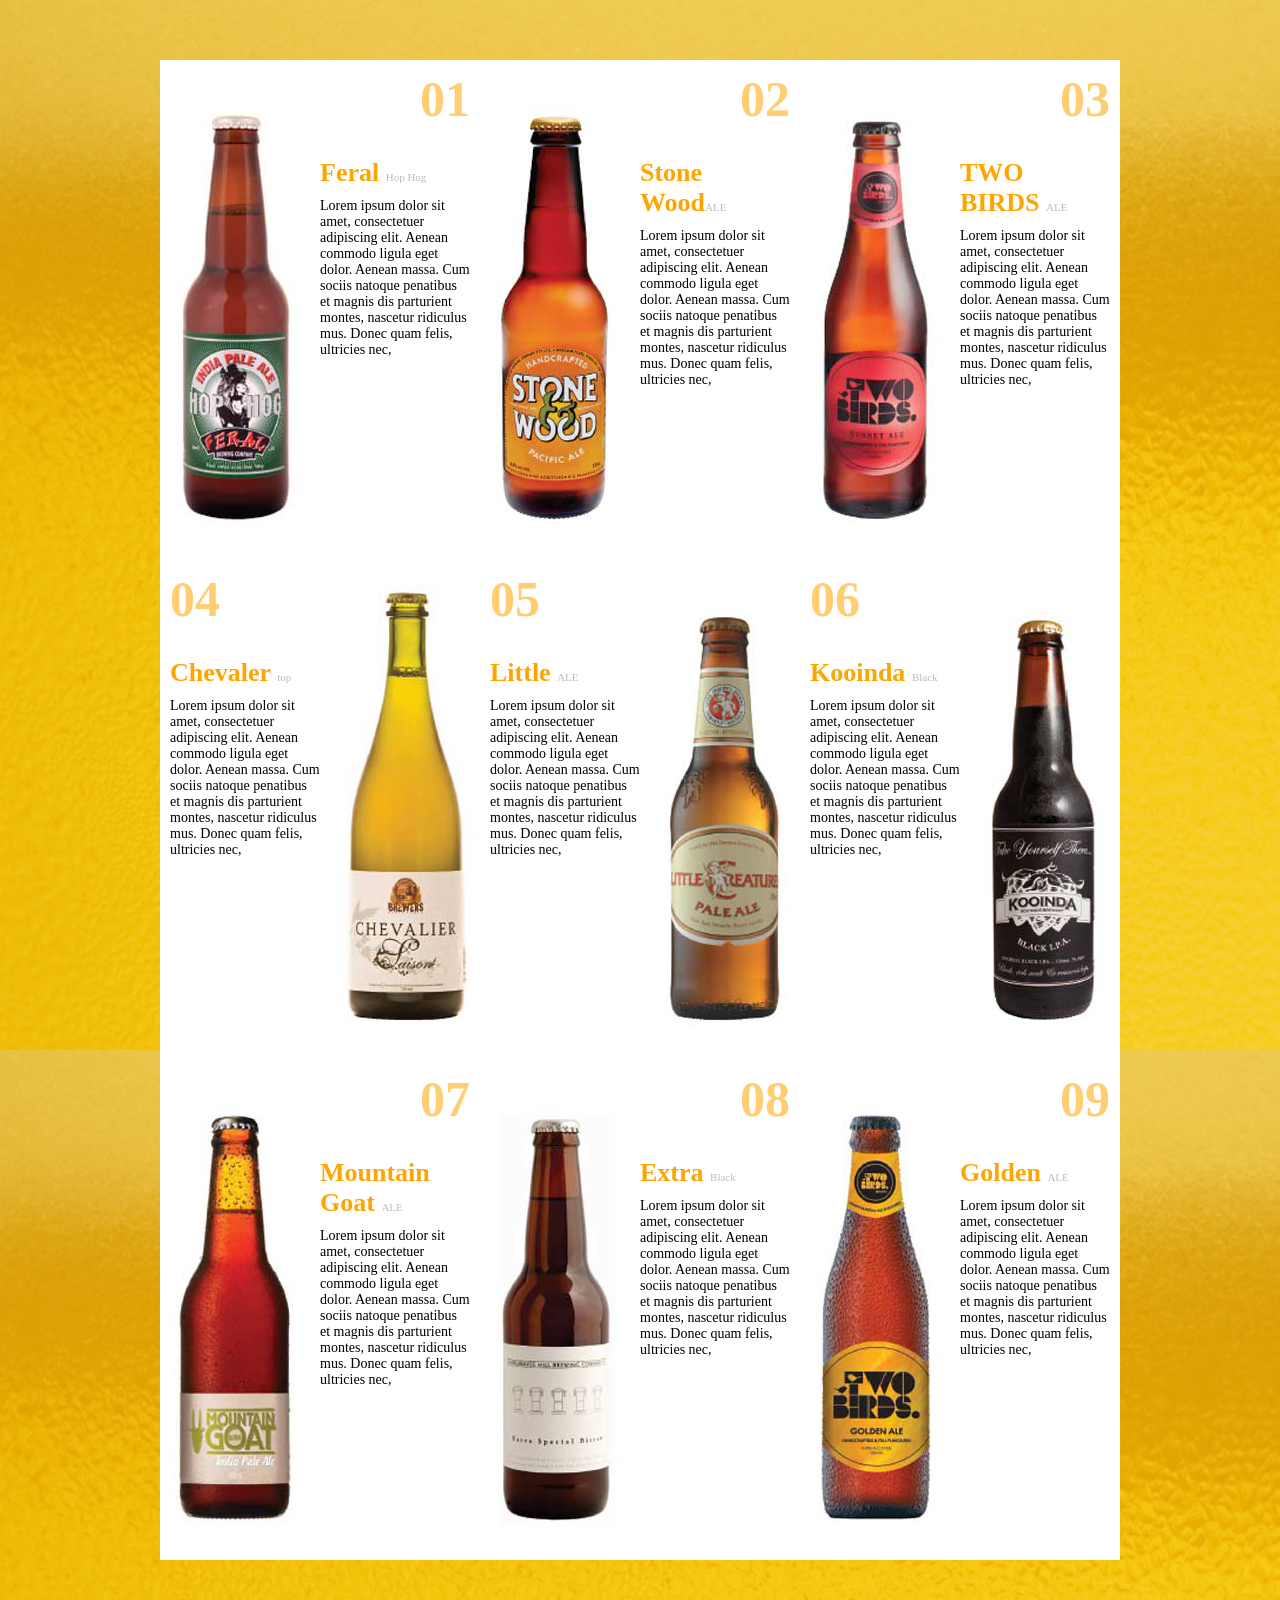
<file: day_05/index.html>
<!DOCTYPE html>
<html>
<head>
    <title>Beer List</title>
    <link rel="stylesheet" href="style.css">
</head>
<body>
    <div class="wrapper">
        <ul class="list_beer">
            <li class="beer">
                <img src="images/01.png" alt="">
                <div class="text">
                    <strong>01</strong>
                    <h2>Feral <span>Hop Hog</span></h2>
                    <p>
                        Lorem ipsum dolor sit amet, consectetuer adipiscing elit. Aenean commodo ligula eget dolor. Aenean massa. Cum sociis natoque penatibus et magnis dis parturient montes, nascetur ridiculus mus. Donec quam felis, ultricies nec,
                    </p>
                </div>
            </li>
            <li class="beer">    
                <img src="images/02.png" alt="">
                <div class="text">
                    <strong>02</strong>
                    <h2>Stone<br/>Wood<span>ALE</span></h2>
                    <p>
                        Lorem ipsum dolor sit amet, consectetuer adipiscing elit. Aenean commodo ligula eget dolor. Aenean massa. Cum sociis natoque penatibus et magnis dis parturient montes, nascetur ridiculus mus. Donec quam felis, ultricies nec,
                    </p>
                </div>
            </li>
            <li class="beer">    
                <img src="images/03.png" alt="">
                <div class="text">
                    <strong>03</strong>
                    <h2>TWO<br/>BIRDS <span>ALE</span></h2>
                    <p>
                        Lorem ipsum dolor sit amet, consectetuer adipiscing elit. Aenean commodo ligula eget dolor. Aenean massa. Cum sociis natoque penatibus et magnis dis parturient montes, nascetur ridiculus mus. Donec quam felis, ultricies nec,
                    </p>
                </div>
            </li>
            <li class="beer middle">
                <img src="images/04.png" alt="">
                <div class="text">
                    <strong>04</strong>
                    <h2>Chevaler <span>top</span></h2>
                    <p>
                        Lorem ipsum dolor sit amet, consectetuer adipiscing elit. Aenean commodo ligula eget dolor. Aenean massa. Cum sociis natoque penatibus et magnis dis parturient montes, nascetur ridiculus mus. Donec quam felis, ultricies nec,
                    </p>
                </div>
            </li>
            <li class="beer middle">
                <img src="images/05.png" alt="">
                <div class="text">                    
                    <strong>05</strong>
                    <h2>Little <span>ALE</span></h2>
                    <p>
                        Lorem ipsum dolor sit amet, consectetuer adipiscing elit. Aenean commodo ligula eget dolor. Aenean massa. Cum sociis natoque penatibus et magnis dis parturient montes, nascetur ridiculus mus. Donec quam felis, ultricies nec,
                    </p>
                </div>
            </li>
            <li class="beer middle">
                <img src="images/06.png" alt="">
                <div class="text">
                    <strong>06</strong>
                    <h2>Kooinda <span>Black</span></h2>
                    <p>
                        Lorem ipsum dolor sit amet, consectetuer adipiscing elit. Aenean commodo ligula eget dolor. Aenean massa. Cum sociis natoque penatibus et magnis dis parturient montes, nascetur ridiculus mus. Donec quam felis, ultricies nec,
                    </p>
                </div>
            </li>
            <li class="beer">
                <img src="images/07.png" alt="">
                <div class="text">                    
                    <strong>07</strong>
                    <h2>Mountain<br/>Goat <span>ALE</span></h2>
                    <p>
                        Lorem ipsum dolor sit amet, consectetuer adipiscing elit. Aenean commodo ligula eget dolor. Aenean massa. Cum sociis natoque penatibus et magnis dis parturient montes, nascetur ridiculus mus. Donec quam felis, ultricies nec,
                    </p>
                </div>
            </li>
            <li class="beer">
                <img src="images/08.png" alt="">
                <div class="text">
                    <strong>08</strong>
                    <h2>Extra <span>Black</span></h2>
                    <p>
                        Lorem ipsum dolor sit amet, consectetuer adipiscing elit. Aenean commodo ligula eget dolor. Aenean massa. Cum sociis natoque penatibus et magnis dis parturient montes, nascetur ridiculus mus. Donec quam felis, ultricies nec,
                    </p>
                </div>
            </li>
            <li class="beer">
                <img src="images/09.png" alt="">
                <div class="text">                    
                    <strong>09</strong>
                    <h2>Golden <span>ALE</span></h2>
                    <p>
                        Lorem ipsum dolor sit amet, consectetuer adipiscing elit. Aenean commodo ligula eget dolor. Aenean massa. Cum sociis natoque penatibus et magnis dis parturient montes, nascetur ridiculus mus. Donec quam felis, ultricies nec,
                    </p>
                </div>   
            </li>
            
        </ul>
    </div>
</body>
</html>
</file>
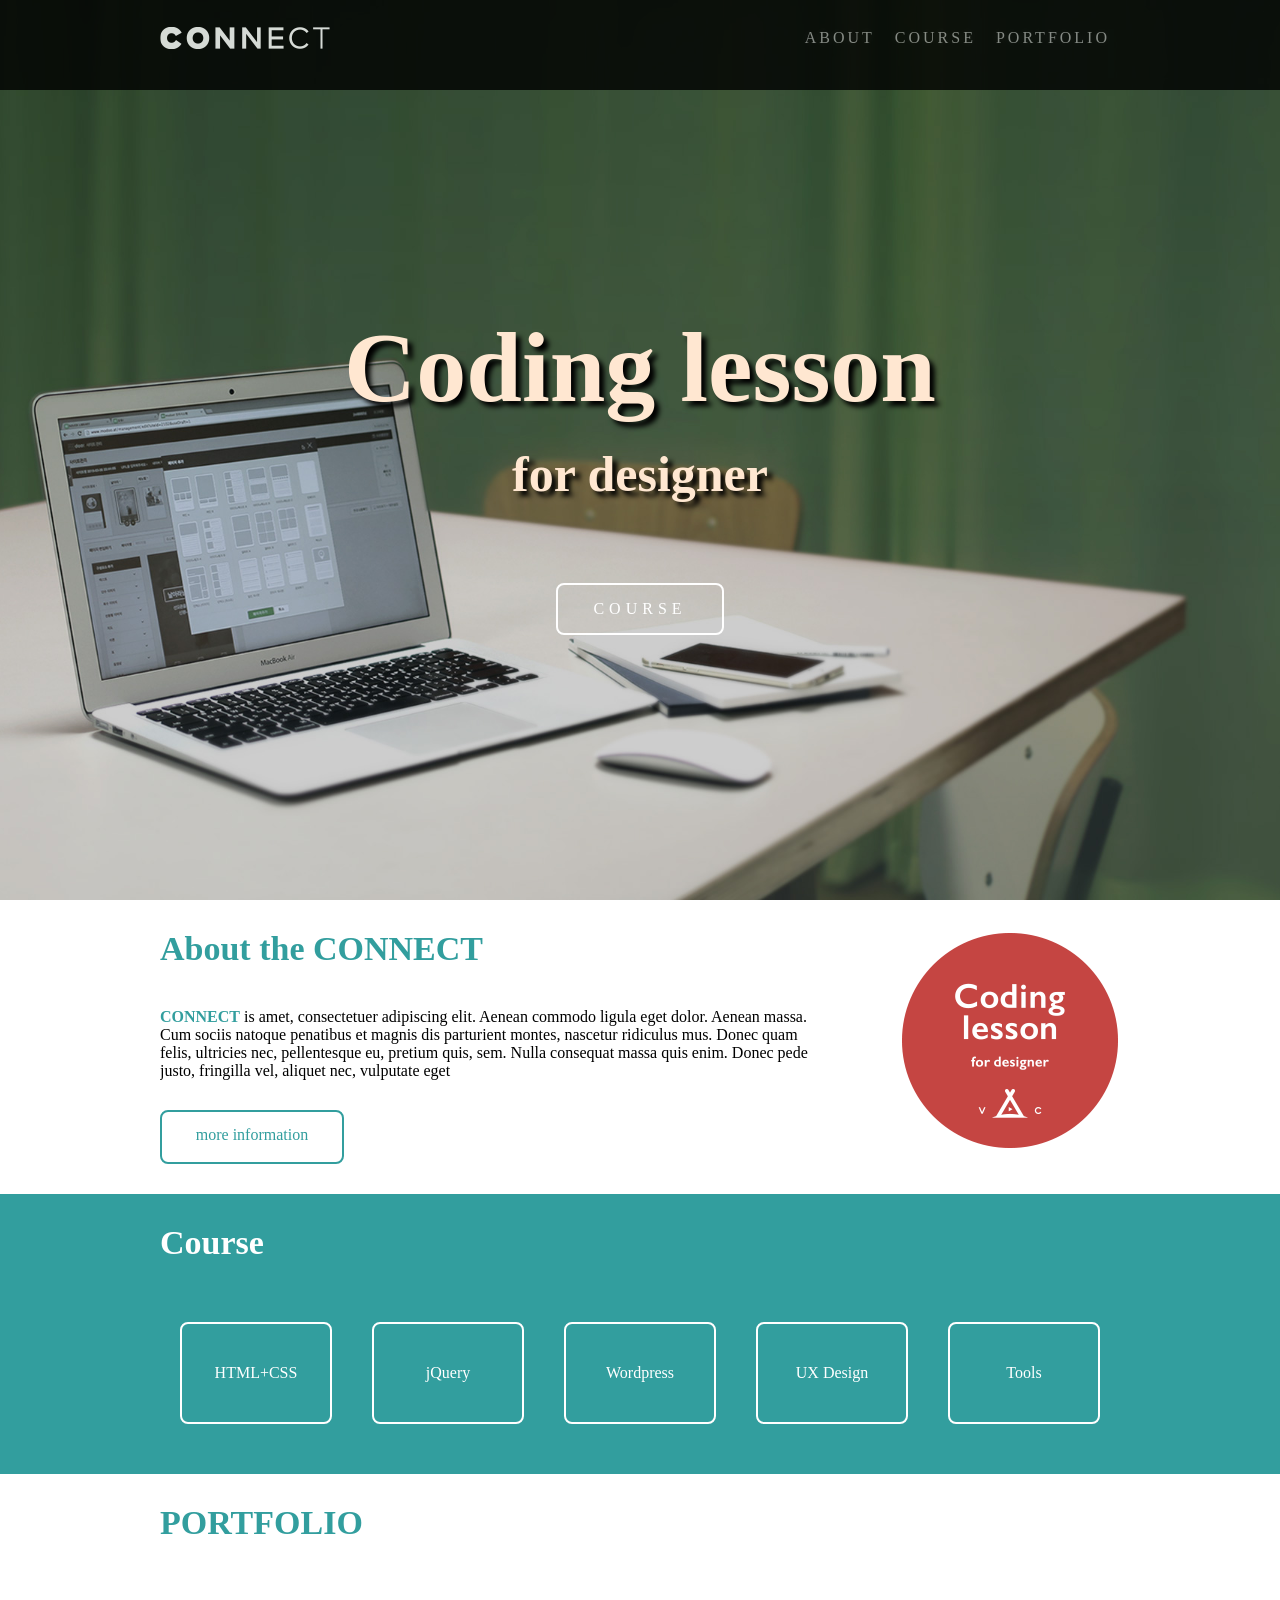
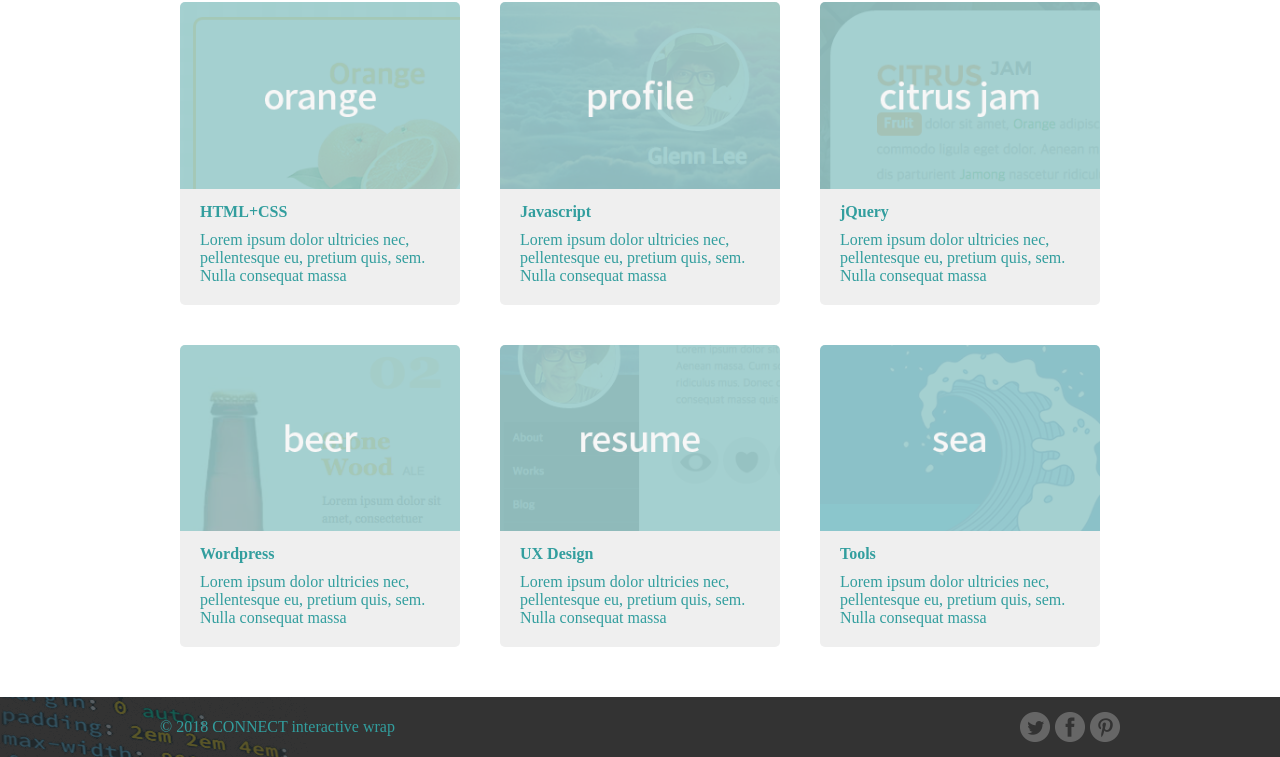
<file: day_06/index.html>
<!DOCTYPE html>
<html>
<head>
    <meta charset="UTF-8">
    <title>veamCamp</title>
    <link rel="stylesheet" href="style.css">
</head>
<body>
    <div class="header">
        <div class="inner">
            <a class="logo" href="#"></a>
            <ul class="menu">
                <li><a href="#">ABOUT</a></li>
                <li><a href="#">COURSE</a></li>
                <li><a href="#">PORTFOLIO</a></li>
            </ul>
        </div>
    </div>
    <div class="cover">
        <div class="inner">
            <h1>
                Coding lesson
                <span>for designer</span>
            </h1>
            <a href="#">COURSE</a>
        </div>
    </div>
    <div class="section">
        <div class="wrapper">
            <div class="text_area">
                <h2>About the CONNECT</h2>
                <p>
                    <strong>CONNECT</strong> is amet, consectetuer adipiscing elit. Aenean commodo ligula eget dolor. Aenean massa. Cum sociis natoque penatibus et magnis dis parturient montes, nascetur ridiculus mus. Donec quam felis, ultricies nec, pellentesque eu, pretium quis, sem. Nulla consequat massa quis enim. Donec pede justo, fringilla vel, aliquet nec, vulputate eget
                </p>
                <a id="more" href="#">more information</a>
            </div>
            <img class="img_logo" src="images/about2.png">
        </div>
    </div>
    <div class="section course">
        <div class="wrapper">
            <h2>Course</h2>
            <ul class="row">
                <li class="col col5">
                    <div class="box">HTML+CSS</div>
                </li>
                <li class="col col5">
                    <div class="box">jQuery</div>
                </li>
                <li class="col col5">
                    <div class="box">Wordpress</div>
                </li>
                <li class="col col5">
                    <div class="box">UX Design</div>
                </li>
                <li class="col col5">
                    <div class="box">Tools</div>
                </li>
            </ul>
        </div>
    </div>
    <div class="section">
        <div class="wrapper">
            <h2>PORTFOLIO</h2>
            <ul class="row">
                <li class="col col6">
                    <div class="item">
                        <img src="images/cb01.png">
                        <h4>HTML+CSS</h4>
                        <p>Lorem ipsum dolor ultricies nec, pellentesque eu, pretium quis, sem. Nulla consequat massa</p>
                    </div>
                </li>
                <li class="col col6">
                    <div class="item">
                        <img src="images/cb02.png">
                        <h4>Javascript</h4>
                        <p>Lorem ipsum dolor ultricies nec, pellentesque eu, pretium quis, sem. Nulla consequat massa</p>
                    </div>
                </li>
                <li class="col col6">
                    <div class="item">
                        <img src="images/cb03.png">
                        <h4>jQuery</h4>
                        <p>Lorem ipsum dolor ultricies nec, pellentesque eu, pretium quis, sem. Nulla consequat massa</p>
                    </div>
                </li>
                <li class="col col6">
                    <div class="item">
                        <img src="images/cb04.png">
                        <h4>Wordpress</h4>
                        <p>Lorem ipsum dolor ultricies nec, pellentesque eu, pretium quis, sem. Nulla consequat massa</p>
                    </div>
                </li>
                <li class="col col6">
                    <div class="item">
                        <img src="images/cb05.png">
                        <h4>UX Design</h4>
                        <p>Lorem ipsum dolor ultricies nec, pellentesque eu, pretium quis, sem. Nulla consequat massa</p>
                    </div>
                </li>
                <li class="col col6">
                    <div class="item">
                        <img src="images/cb06.png">
                        <h4>Tools</h4>
                        <p>Lorem ipsum dolor ultricies nec, pellentesque eu, pretium quis, sem. Nulla consequat massa</p>
                    </div>
                </li>
            </ul>
        </div>
    </div>
    <div class="footer">
        <div class="wrapper">
            <p>© 2018 CONNECT interactive wrap</p>
            <ul class="sns">
                <li><a href="#">twitter</a></li>
                <li><a href="#">facebook</a></li>
                <li><a href="#">pinterest</a></li>
            </ul>
        </div>
    </div>
</body>
</html>
</file>
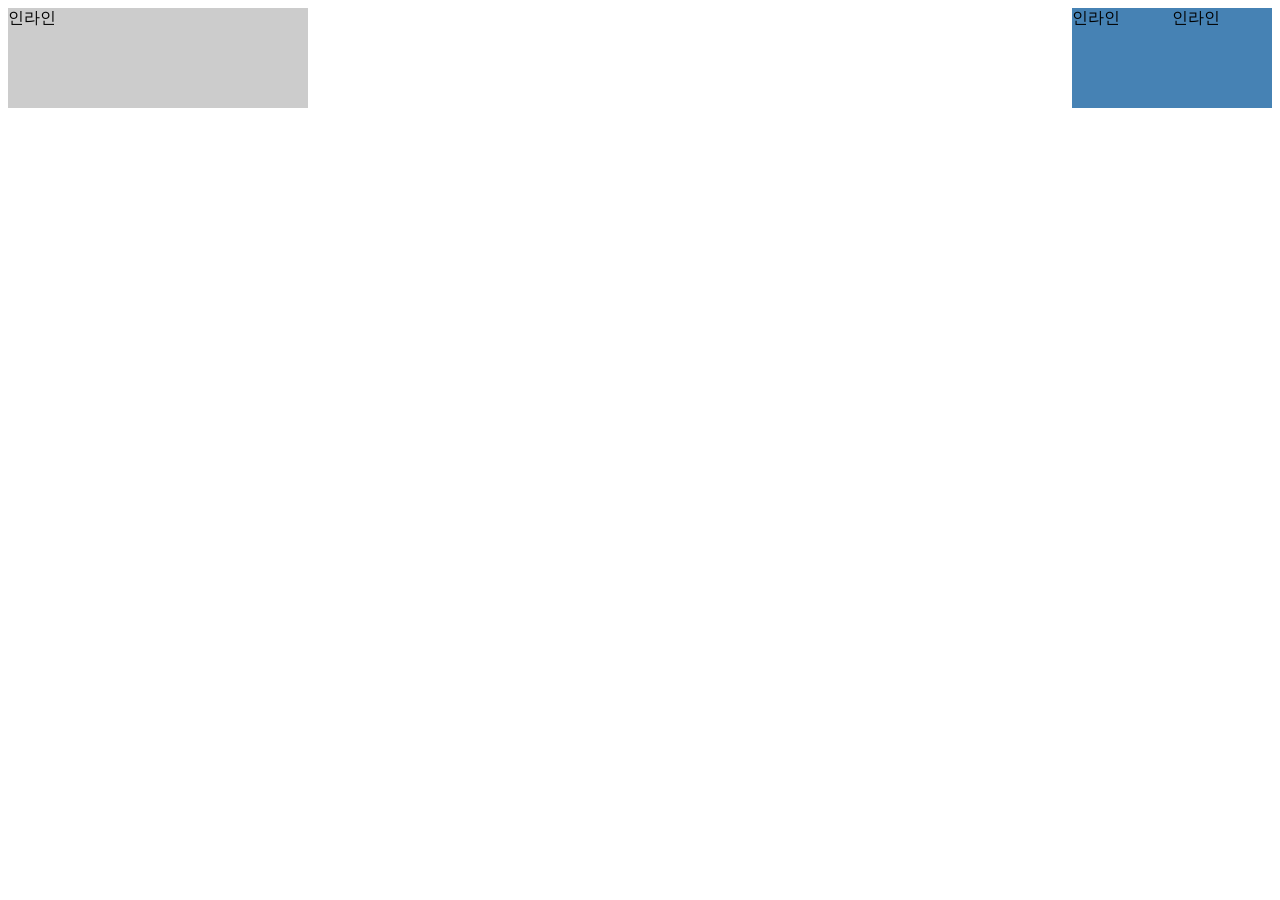
<file: day_02/ex1/index.html>
<html>
<head>
    <title>inline / block 공부</title>
    <link rel="stylesheet" href="style.css">
</head>
<body>
    <!-- <div>
        <div class="left">left</div>
        <div class="right">right</div>
        <div class="sample">sample</div>
    </div> -->
    <div>
        <span class="span_left">인라인</span>
        <span class="span_right">인라인</span>
        <span class="span_right">인라인</span>
    </div>
</body>
</html>
</file>
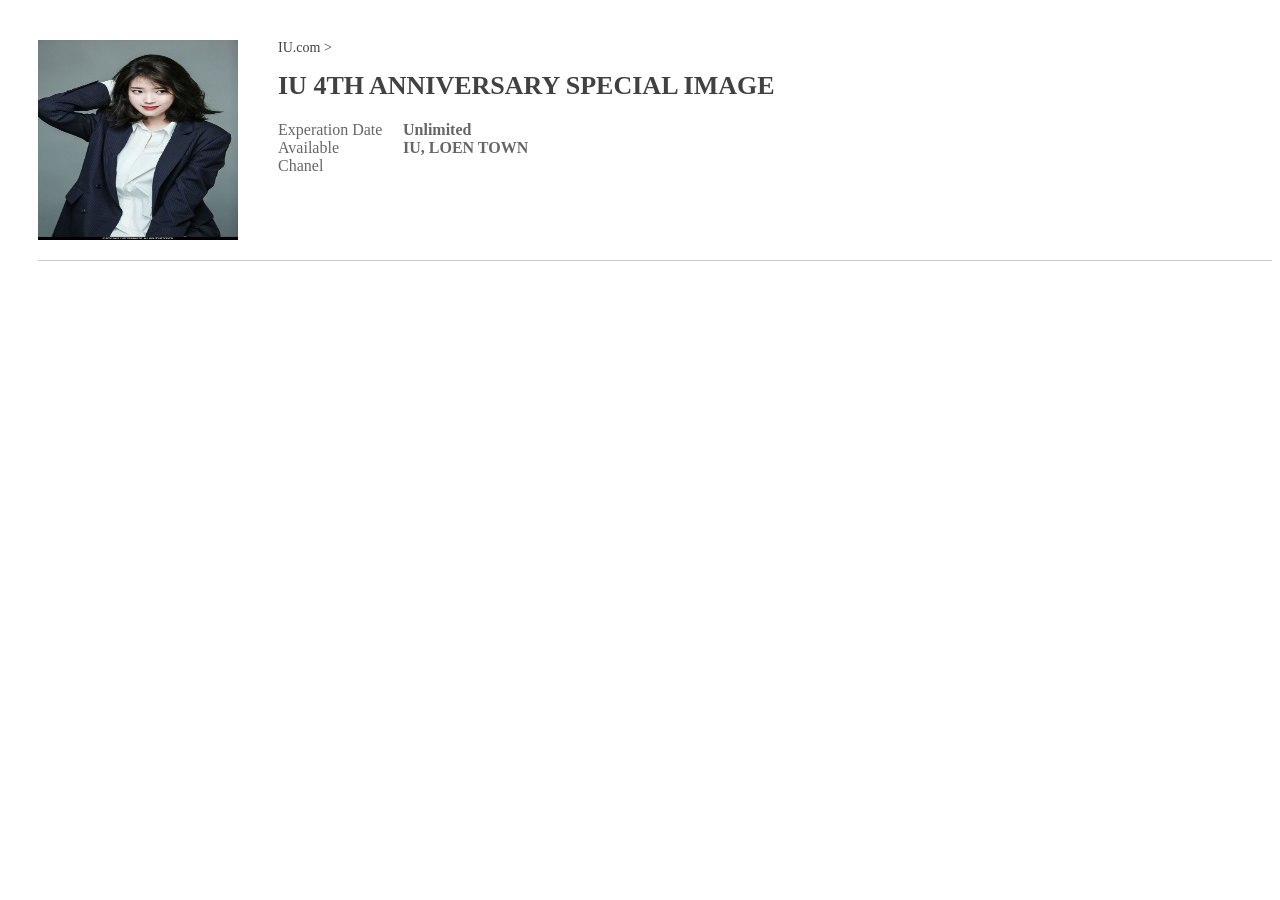
<file: day_02/ex3/index.html>
<html>
<head>
    <title>inline 과 block 속성 알아보기</title>
    <link rel="stylesheet" href="style.css">
</head>
<body>
    <div class="header">
        <div class="area_thumbnail">
            <img src="img/profile_main.jpg" width="200" height="200">
        </div>
        <div class="area_detail">
            <a href="#" class="link_url">IU.com ></a>
            <h1 class="title"><a href="#">IU 4TH ANNIVERSARY SPECIAL IMAGE</a></h1>
            <div class="text_detail">
                <div class="group_text">
                    <span>Experation Date</span>
                    <em>Unlimited</em>
                </div>
                <div class="group_text">
                    <span>Available Chanel</span>
                    <em>IU, LOEN TOWN</em>
                </div>
            </div>
        </div>
    </div>
    <!-- <div class="link">link area</div>
    <div class="content">content</div> -->
</body>
</html>
</file>
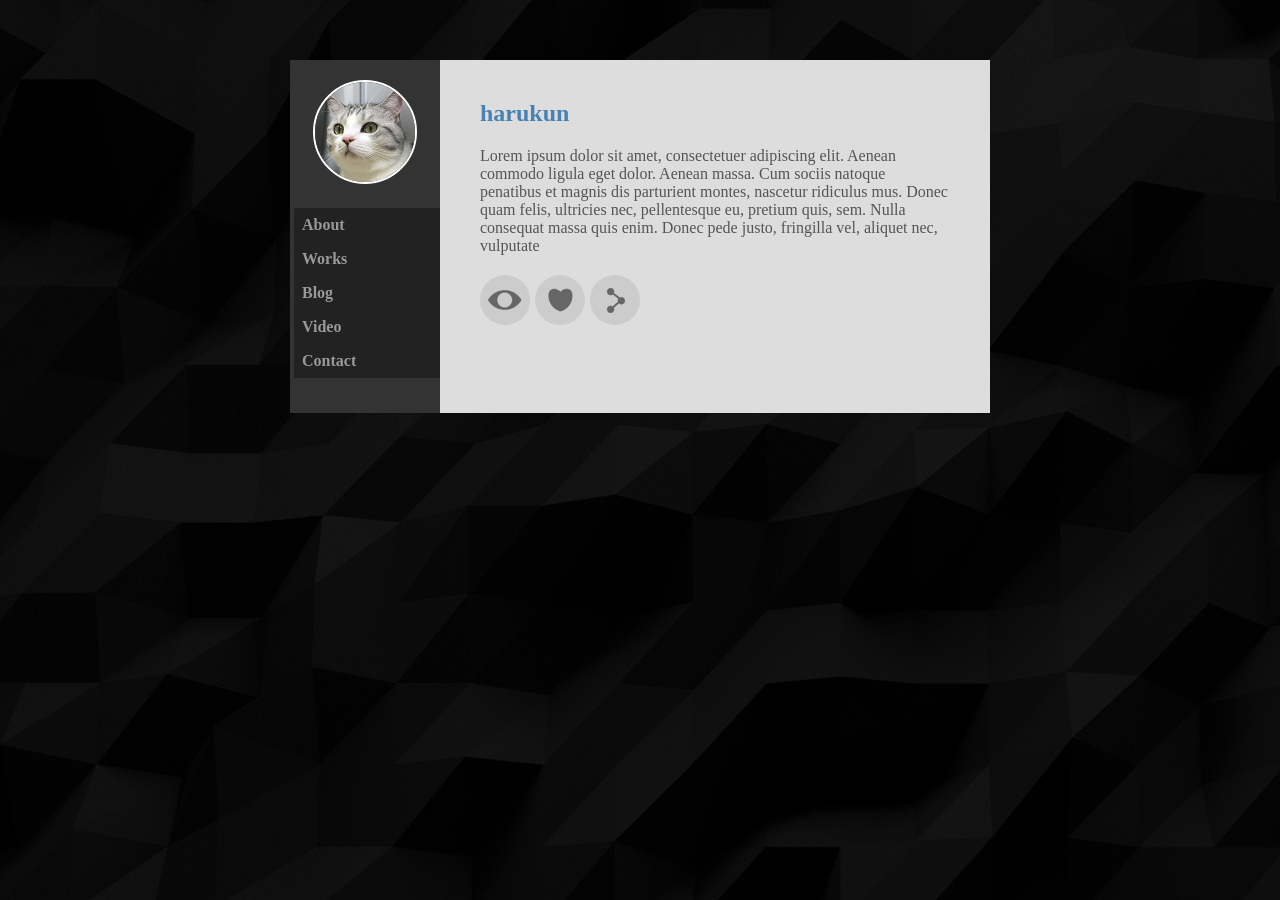
<file: day_04/card.html>
<!DOCTYPE html>
<html>
    <head>
        <meta charset="utf-8">
        <title>card</title>
        <link rel="stylesheet" href="card.css">
    </head>
    <body>
        <div class="wrapper">
            <div class="sidebar">
                <div class="profile">
                    <img src="images/img_profile.png" width="100" height="100">
                </div>
                <div class="gnb">
                    <ul>
                        <li><a href="#">About</a></li>
                        <li><a href="#">Works</a></li>
                        <li><a href="#">Blog</a></li>
                        <li><a href="#">Video</a></li>
                        <li><a href="#">Contact</a></li>
                    </ul>
                </div>
            </div>
            <div class="contents">
                <div class="text_area">
                    <em>harukun</em>
                    <p>Lorem ipsum dolor sit amet, consectetuer adipiscing elit. Aenean commodo ligula
eget dolor. Aenean massa. Cum sociis natoque penatibus et magnis dis parturient
montes, nascetur ridiculus mus. Donec quam felis, ultricies nec, pellentesque eu,
pretium quis, sem. Nulla consequat massa quis enim. Donec pede justo, fringilla vel,
aliquet nec, vulputate</p>
                    <ul class="list_icon">
                        <li class="icon_view"><a href="#"></a></li>
                        <li class="icon_like"><a href="#"></a></li>
                        <li class="icon_share"><a href="#"></a></li>
                    </ul>
                </div>
            </div>
        </div>
    </body>
</html>
</file>
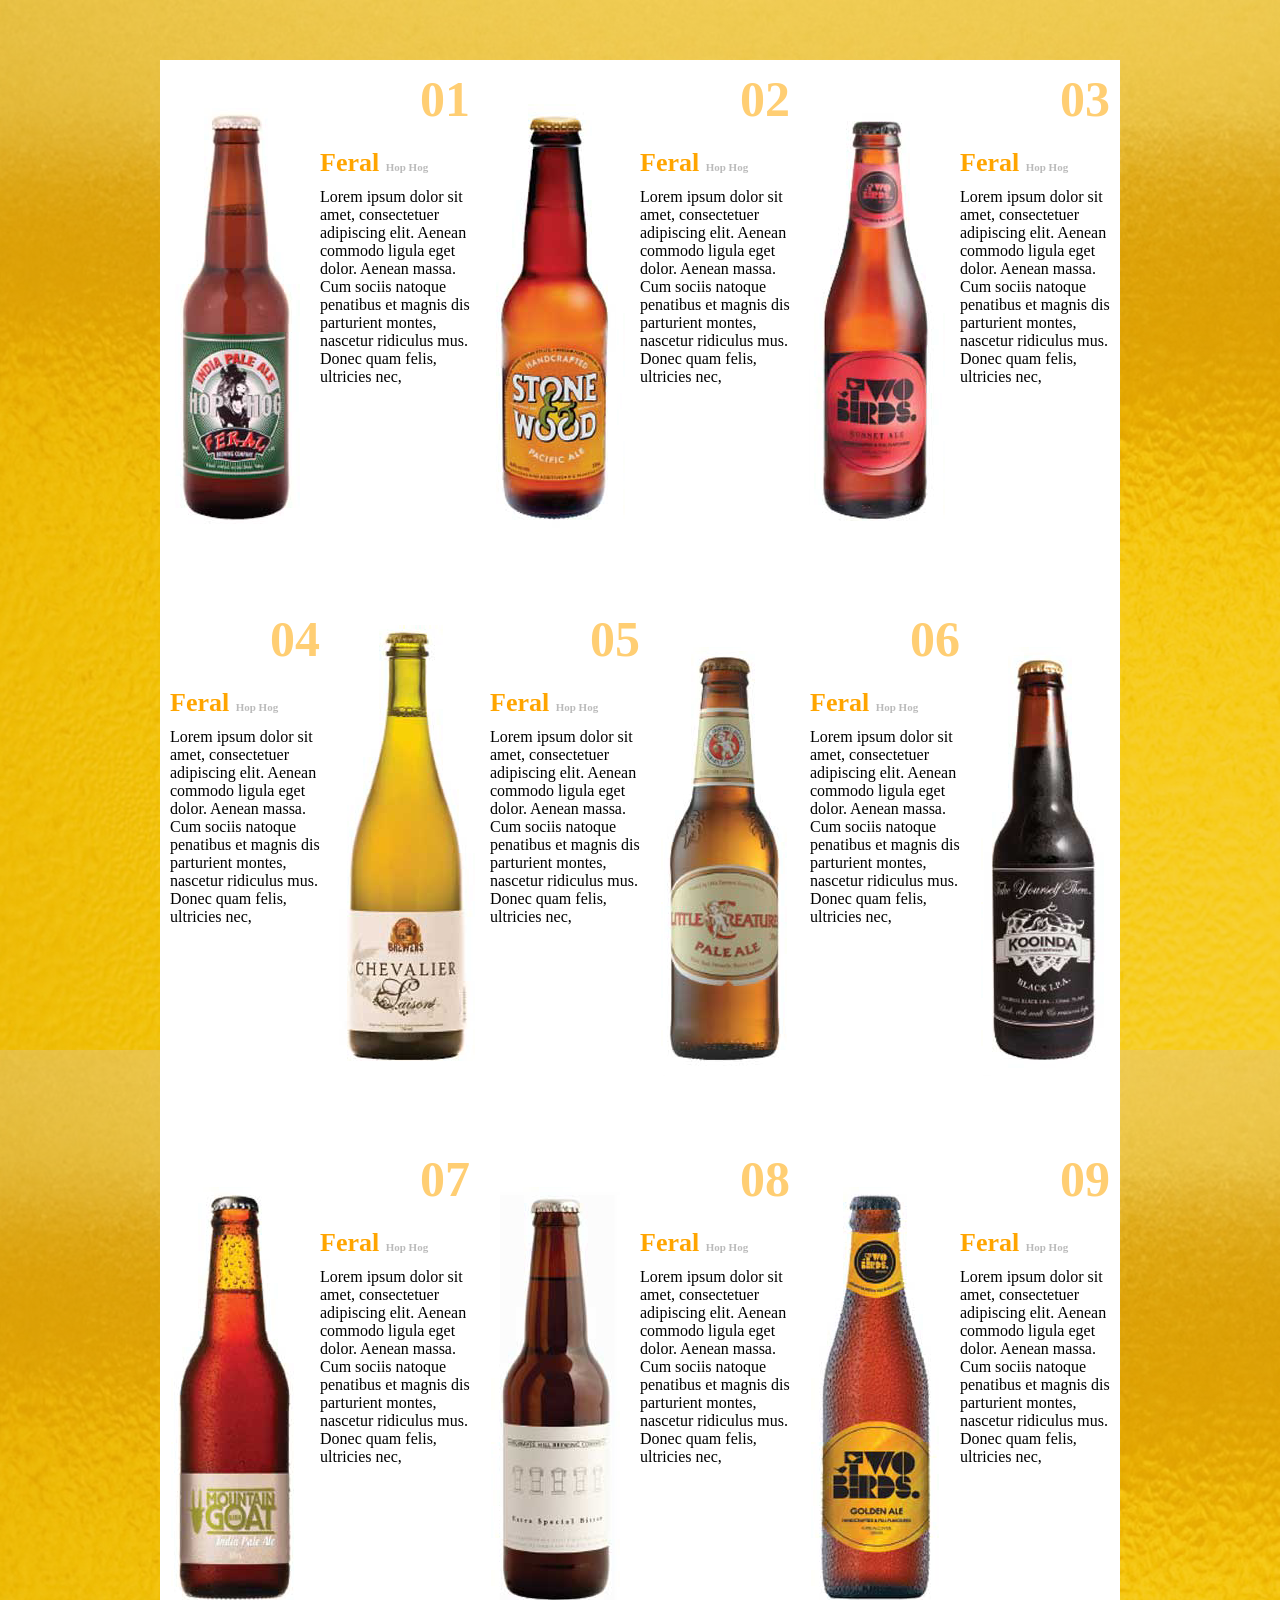
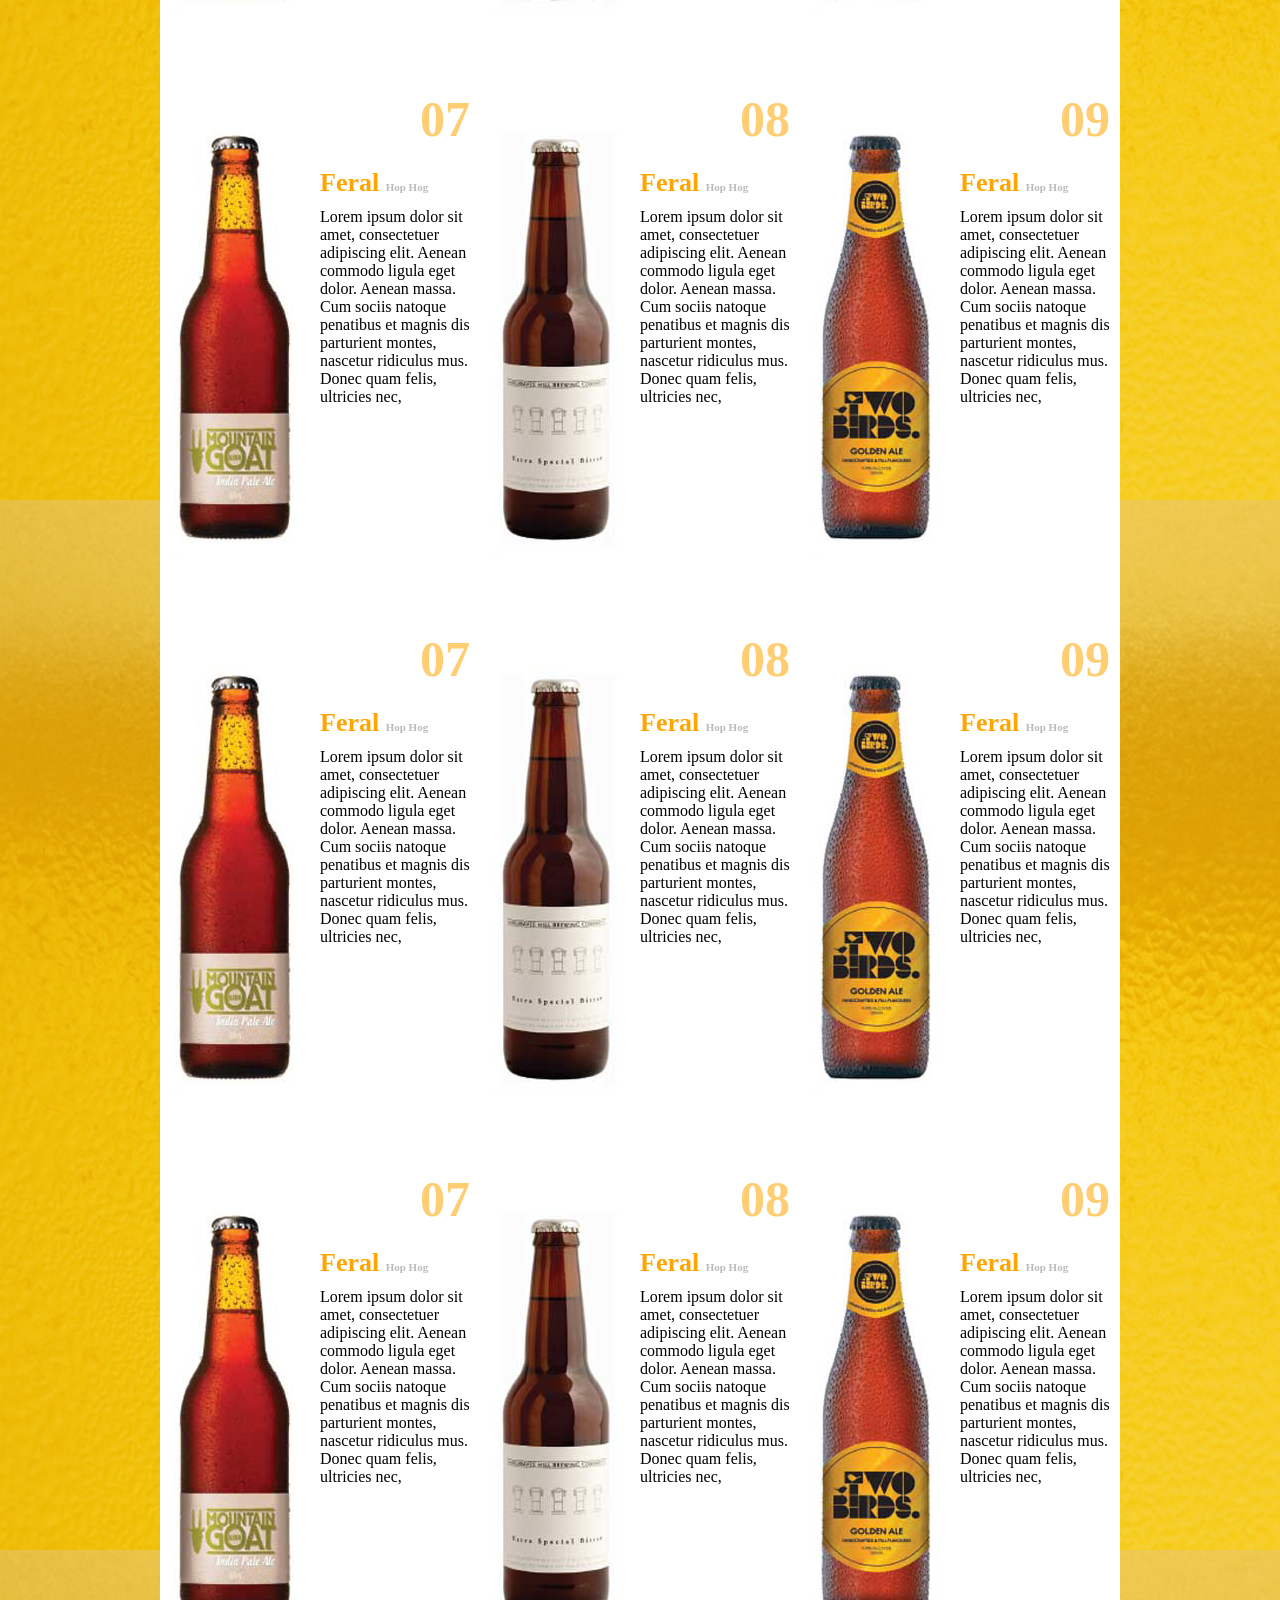
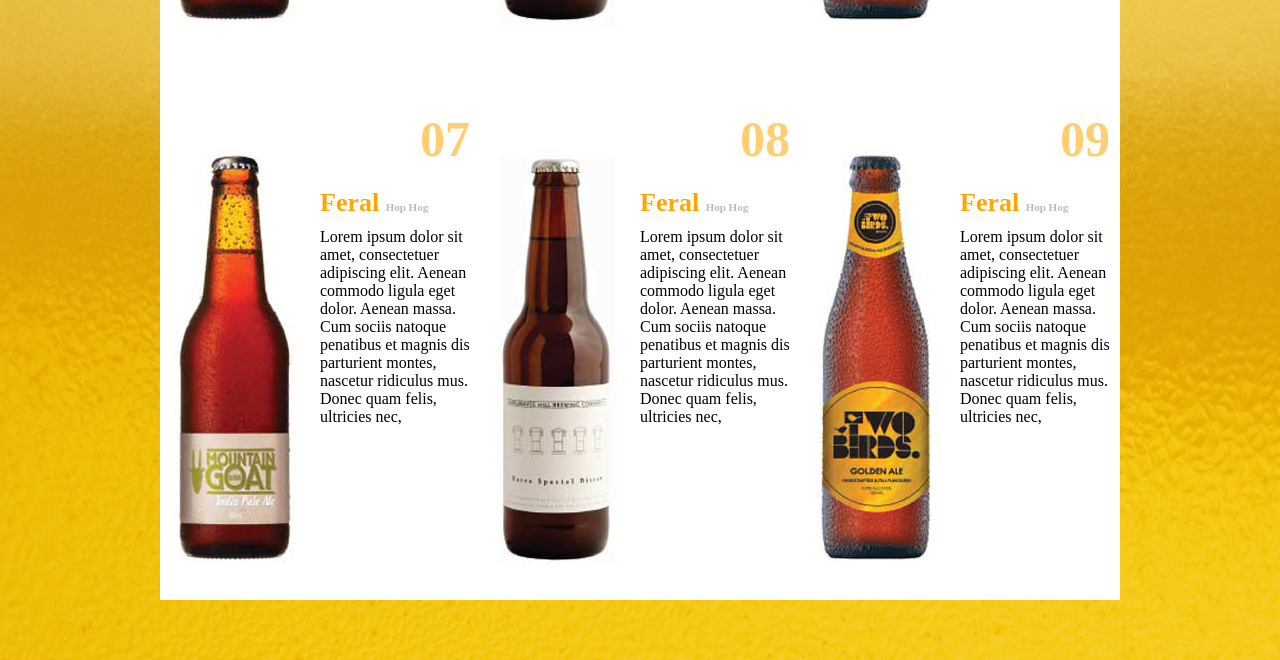
<file: day_05/beer.html>
<!DOCTYPE html>
<html>
    <head>
        <meta charset="utf-8">
        <title></title>
        <link rel="stylesheet" href="beer.css">
    </head>
    <body>
        <!-- <h1>맥주 정보보기</h1> -->
        <div class="wrapper">
            <ul class="beer_list">
                <li class="item">
                    <img src="images/01.png" alt="1번 맥주이미지" class="img_beer">
                    <div class="area_text">
                        <strong class="index">01</strong>
                        <h2 class="name">Feral <span class="sub_name">Hop Hog</span></h2>
                        <p>Lorem ipsum dolor sit amet, consectetuer adipiscing elit. Aenean commodo ligula eget dolor. Aenean massa. Cum sociis natoque penatibus et magnis dis parturient montes, nascetur ridiculus mus. Donec quam felis, ultricies nec,</p>
                    </div>
                </li>
                <li class="item">
                    <img src="images/02.png" alt="1번 맥주이미지" class="img_beer">
                    <div class="area_text">
                        <strong class="index">02</strong>
                        <h2 class="name">Feral <span class="sub_name">Hop Hog</span></h2>
                        <p>Lorem ipsum dolor sit amet, consectetuer adipiscing elit. Aenean commodo ligula eget dolor. Aenean massa. Cum sociis natoque penatibus et magnis dis parturient montes, nascetur ridiculus mus. Donec quam felis, ultricies nec,</p>
                    </div>
                </li>
                <li class="item">
                    <img src="images/03.png" alt="1번 맥주이미지" class="img_beer">
                    <div class="area_text">
                        <strong class="index">03</strong>
                        <h2 class="name">Feral <span class="sub_name">Hop Hog</span></h2>
                        <p>Lorem ipsum dolor sit amet, consectetuer adipiscing elit. Aenean commodo ligula eget dolor. Aenean massa. Cum sociis natoque penatibus et magnis dis parturient montes, nascetur ridiculus mus. Donec quam felis, ultricies nec,</p>
                    </div>
                </li>
                <li class="item middle">
                    <img src="images/04.png" alt="1번 맥주이미지" class="img_beer">
                    <div class="area_text">
                        <strong class="index">04</strong>
                        <h2 class="name">Feral <span class="sub_name">Hop Hog</span></h2>
                        <p>Lorem ipsum dolor sit amet, consectetuer adipiscing elit. Aenean commodo ligula eget dolor. Aenean massa. Cum sociis natoque penatibus et magnis dis parturient montes, nascetur ridiculus mus. Donec quam felis, ultricies nec,</p>
                    </div>
                </li>
                <li class="item middle">
                    <img src="images/05.png" alt="1번 맥주이미지" class="img_beer">
                    <div class="area_text">
                        <strong class="index">05</strong>
                        <h2 class="name">Feral <span class="sub_name">Hop Hog</span></h2>
                        <p>Lorem ipsum dolor sit amet, consectetuer adipiscing elit. Aenean commodo ligula eget dolor. Aenean massa. Cum sociis natoque penatibus et magnis dis parturient montes, nascetur ridiculus mus. Donec quam felis, ultricies nec,</p>
                    </div>
                </li>
                <li class="item middle">
                    <img src="images/06.png" alt="1번 맥주이미지" class="img_beer">
                    <div class="area_text">
                        <strong class="index">06</strong>
                        <h2 class="name">Feral <span class="sub_name">Hop Hog</span></h2>
                        <p>Lorem ipsum dolor sit amet, consectetuer adipiscing elit. Aenean commodo ligula eget dolor. Aenean massa. Cum sociis natoque penatibus et magnis dis parturient montes, nascetur ridiculus mus. Donec quam felis, ultricies nec,</p>
                    </div>
                </li>
                <li class="item">
                    <img src="images/07.png" alt="1번 맥주이미지" class="img_beer">
                    <div class="area_text">
                        <strong class="index">07</strong>
                        <h2 class="name">Feral <span class="sub_name">Hop Hog</span></h2>
                        <p>Lorem ipsum dolor sit amet, consectetuer adipiscing elit. Aenean commodo ligula eget dolor. Aenean massa. Cum sociis natoque penatibus et magnis dis parturient montes, nascetur ridiculus mus. Donec quam felis, ultricies nec,</p>
                    </div>
                </li>
                <li class="item">
                    <img src="images/08.png" alt="1번 맥주이미지" class="img_beer">
                    <div class="area_text">
                        <strong class="index">08</strong>
                        <h2 class="name">Feral <span class="sub_name">Hop Hog</span></h2>
                        <p>Lorem ipsum dolor sit amet, consectetuer adipiscing elit. Aenean commodo ligula eget dolor. Aenean massa. Cum sociis natoque penatibus et magnis dis parturient montes, nascetur ridiculus mus. Donec quam felis, ultricies nec,</p>
                    </div>
                </li>
                <li class="item">
                    <img src="images/09.png" alt="1번 맥주이미지" class="img_beer">
                    <div class="area_text">
                        <strong class="index">09</strong>
                        <h2 class="name">Feral <span class="sub_name">Hop Hog</span></h2>
                        <p>Lorem ipsum dolor sit amet, consectetuer adipiscing elit. Aenean commodo ligula eget dolor. Aenean massa. Cum sociis natoque penatibus et magnis dis parturient montes, nascetur ridiculus mus. Donec quam felis, ultricies nec,</p>
                    </div>
                </li>
                <li class="item">
                    <img src="images/07.png" alt="1번 맥주이미지" class="img_beer">
                    <div class="area_text">
                        <strong class="index">07</strong>
                        <h2 class="name">Feral <span class="sub_name">Hop Hog</span></h2>
                        <p>Lorem ipsum dolor sit amet, consectetuer adipiscing elit. Aenean commodo ligula eget dolor. Aenean massa. Cum sociis natoque penatibus et magnis dis parturient montes, nascetur ridiculus mus. Donec quam felis, ultricies nec,</p>
                    </div>
                </li>
                <li class="item">
                    <img src="images/08.png" alt="1번 맥주이미지" class="img_beer">
                    <div class="area_text">
                        <strong class="index">08</strong>
                        <h2 class="name">Feral <span class="sub_name">Hop Hog</span></h2>
                        <p>Lorem ipsum dolor sit amet, consectetuer adipiscing elit. Aenean commodo ligula eget dolor. Aenean massa. Cum sociis natoque penatibus et magnis dis parturient montes, nascetur ridiculus mus. Donec quam felis, ultricies nec,</p>
                    </div>
                </li>
                <li class="item">
                    <img src="images/09.png" alt="1번 맥주이미지" class="img_beer">
                    <div class="area_text">
                        <strong class="index">09</strong>
                        <h2 class="name">Feral <span class="sub_name">Hop Hog</span></h2>
                        <p>Lorem ipsum dolor sit amet, consectetuer adipiscing elit. Aenean commodo ligula eget dolor. Aenean massa. Cum sociis natoque penatibus et magnis dis parturient montes, nascetur ridiculus mus. Donec quam felis, ultricies nec,</p>
                    </div>
                </li>
                <li class="item">
                    <img src="images/07.png" alt="1번 맥주이미지" class="img_beer">
                    <div class="area_text">
                        <strong class="index">07</strong>
                        <h2 class="name">Feral <span class="sub_name">Hop Hog</span></h2>
                        <p>Lorem ipsum dolor sit amet, consectetuer adipiscing elit. Aenean commodo ligula eget dolor. Aenean massa. Cum sociis natoque penatibus et magnis dis parturient montes, nascetur ridiculus mus. Donec quam felis, ultricies nec,</p>
                    </div>
                </li>
                <li class="item">
                    <img src="images/08.png" alt="1번 맥주이미지" class="img_beer">
                    <div class="area_text">
                        <strong class="index">08</strong>
                        <h2 class="name">Feral <span class="sub_name">Hop Hog</span></h2>
                        <p>Lorem ipsum dolor sit amet, consectetuer adipiscing elit. Aenean commodo ligula eget dolor. Aenean massa. Cum sociis natoque penatibus et magnis dis parturient montes, nascetur ridiculus mus. Donec quam felis, ultricies nec,</p>
                    </div>
                </li>
                <li class="item">
                    <img src="images/09.png" alt="1번 맥주이미지" class="img_beer">
                    <div class="area_text">
                        <strong class="index">09</strong>
                        <h2 class="name">Feral <span class="sub_name">Hop Hog</span></h2>
                        <p>Lorem ipsum dolor sit amet, consectetuer adipiscing elit. Aenean commodo ligula eget dolor. Aenean massa. Cum sociis natoque penatibus et magnis dis parturient montes, nascetur ridiculus mus. Donec quam felis, ultricies nec,</p>
                    </div>
                </li>
                <li class="item">
                    <img src="images/07.png" alt="1번 맥주이미지" class="img_beer">
                    <div class="area_text">
                        <strong class="index">07</strong>
                        <h2 class="name">Feral <span class="sub_name">Hop Hog</span></h2>
                        <p>Lorem ipsum dolor sit amet, consectetuer adipiscing elit. Aenean commodo ligula eget dolor. Aenean massa. Cum sociis natoque penatibus et magnis dis parturient montes, nascetur ridiculus mus. Donec quam felis, ultricies nec,</p>
                    </div>
                </li>
                <li class="item">
                    <img src="images/08.png" alt="1번 맥주이미지" class="img_beer">
                    <div class="area_text">
                        <strong class="index">08</strong>
                        <h2 class="name">Feral <span class="sub_name">Hop Hog</span></h2>
                        <p>Lorem ipsum dolor sit amet, consectetuer adipiscing elit. Aenean commodo ligula eget dolor. Aenean massa. Cum sociis natoque penatibus et magnis dis parturient montes, nascetur ridiculus mus. Donec quam felis, ultricies nec,</p>
                    </div>
                </li>
                <li class="item">
                    <img src="images/09.png" alt="1번 맥주이미지" class="img_beer">
                    <div class="area_text">
                        <strong class="index">09</strong>
                        <h2 class="name">Feral <span class="sub_name">Hop Hog</span></h2>
                        <p>Lorem ipsum dolor sit amet, consectetuer adipiscing elit. Aenean commodo ligula eget dolor. Aenean massa. Cum sociis natoque penatibus et magnis dis parturient montes, nascetur ridiculus mus. Donec quam felis, ultricies nec,</p>
                    </div>
                </li>
                <li class="item">
                    <img src="images/07.png" alt="1번 맥주이미지" class="img_beer">
                    <div class="area_text">
                        <strong class="index">07</strong>
                        <h2 class="name">Feral <span class="sub_name">Hop Hog</span></h2>
                        <p>Lorem ipsum dolor sit amet, consectetuer adipiscing elit. Aenean commodo ligula eget dolor. Aenean massa. Cum sociis natoque penatibus et magnis dis parturient montes, nascetur ridiculus mus. Donec quam felis, ultricies nec,</p>
                    </div>
                </li>
                <li class="item">
                    <img src="images/08.png" alt="1번 맥주이미지" class="img_beer">
                    <div class="area_text">
                        <strong class="index">08</strong>
                        <h2 class="name">Feral <span class="sub_name">Hop Hog</span></h2>
                        <p>Lorem ipsum dolor sit amet, consectetuer adipiscing elit. Aenean commodo ligula eget dolor. Aenean massa. Cum sociis natoque penatibus et magnis dis parturient montes, nascetur ridiculus mus. Donec quam felis, ultricies nec,</p>
                    </div>
                </li>
                <li class="item">
                    <img src="images/09.png" alt="1번 맥주이미지" class="img_beer">
                    <div class="area_text">
                        <strong class="index">09</strong>
                        <h2 class="name">Feral <span class="sub_name">Hop Hog</span></h2>
                        <p>Lorem ipsum dolor sit amet, consectetuer adipiscing elit. Aenean commodo ligula eget dolor. Aenean massa. Cum sociis natoque penatibus et magnis dis parturient montes, nascetur ridiculus mus. Donec quam felis, ultricies nec,</p>
                    </div>
                </li>
            </ul>
        </div>
    </body>
</html>
</file>
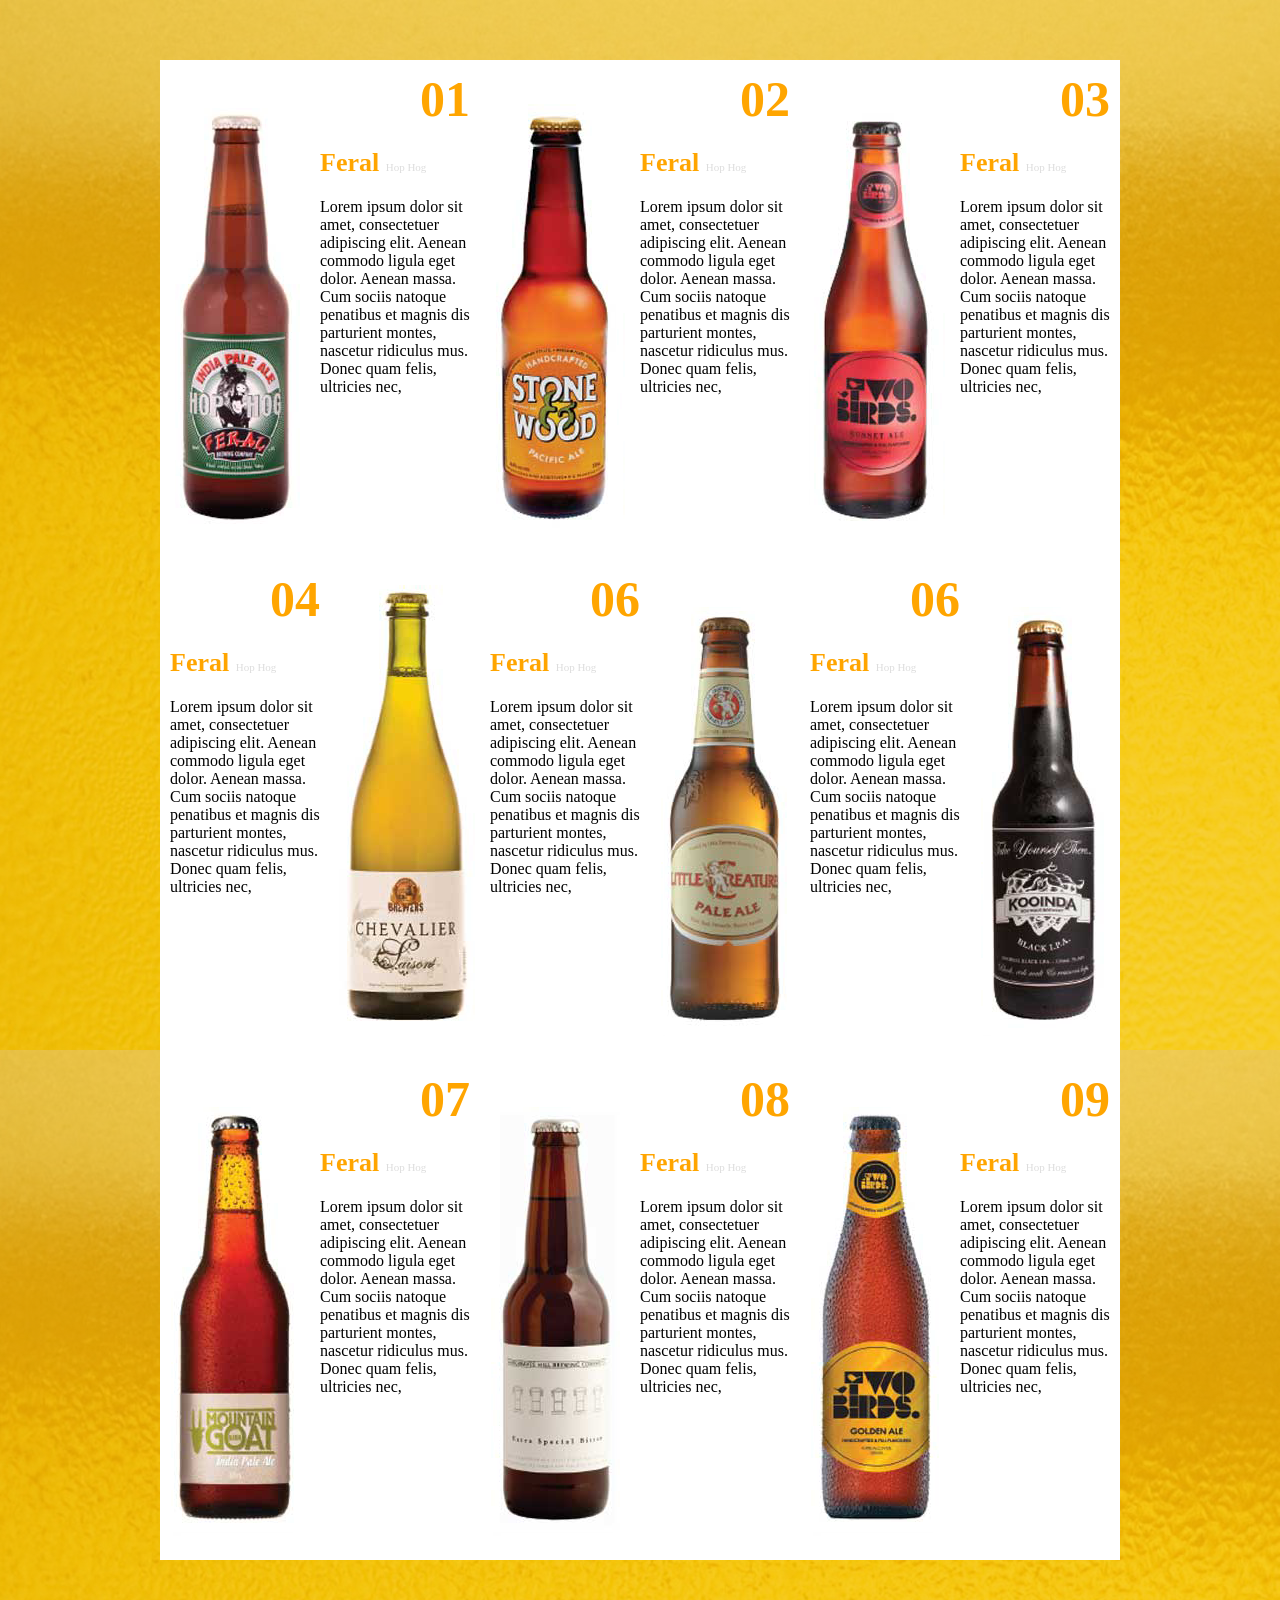
<file: day_05/beerList.html>
<!DOCTYPE html>
<html>
    <head>
        <meta charset="utf-8">
        <title>beer list</title>
        <link rel="stylesheet" href="beerList.css">
    </head>
    <body>
        <div class="wrapper">
            <!-- <h1>세계 맥주 리스트</h1> -->
            <ul class="beer_list">
                <li class="item">
                    <img src="images/01.png" alt="1번 맥주 이미지" class="img_beer">
                    <div class="area_text">
                        <strong class="index">01</strong>
                        <h2 class="name">
                            Feral <span class="sub_name">Hop Hog</span>
                        </h2>
                        <p class="">
                            Lorem ipsum dolor sit amet, consectetuer adipiscing elit. Aenean commodo ligula eget dolor. Aenean massa. Cum sociis natoque penatibus et magnis dis parturient montes, nascetur ridiculus mus. Donec quam felis, ultricies nec,
                        </p>
                    </div>
                </li>
                <li class="item">
                    <img src="images/02.png" alt="1번 맥주 이미지" class="img_beer">
                    <div class="area_text">
                        <strong class="index">02</strong>
                        <h2 class="name">
                            Feral <span class="sub_name">Hop Hog</span>
                        </h2>
                        <p class="">
                            Lorem ipsum dolor sit amet, consectetuer adipiscing elit. Aenean commodo ligula eget dolor. Aenean massa. Cum sociis natoque penatibus et magnis dis parturient montes, nascetur ridiculus mus. Donec quam felis, ultricies nec,
                        </p>
                    </div>
                </li>
                <li class="item">
                    <img src="images/03.png" alt="1번 맥주 이미지" class="img_beer">
                    <div class="area_text">
                        <strong class="index">03</strong>
                        <h2 class="name">
                            Feral <span class="sub_name">Hop Hog</span>
                        </h2>
                        <p class="">
                            Lorem ipsum dolor sit amet, consectetuer adipiscing elit. Aenean commodo ligula eget dolor. Aenean massa. Cum sociis natoque penatibus et magnis dis parturient montes, nascetur ridiculus mus. Donec quam felis, ultricies nec,
                        </p>
                    </div>
                </li>
                <li class="item middle">
                    <img src="images/04.png" alt="1번 맥주 이미지" class="img_beer">
                    <div class="area_text">
                        <strong class="index">04</strong>
                        <h2 class="name">
                            Feral <span class="sub_name">Hop Hog</span>
                        </h2>
                        <p class="">
                            Lorem ipsum dolor sit amet, consectetuer adipiscing elit. Aenean commodo ligula eget dolor. Aenean massa. Cum sociis natoque penatibus et magnis dis parturient montes, nascetur ridiculus mus. Donec quam felis, ultricies nec,
                        </p>
                    </div>
                </li>
                <li class="item middle">
                    <img src="images/05.png" alt="1번 맥주 이미지" class="img_beer">
                    <div class="area_text">
                        <strong class="index">06</strong>
                        <h2 class="name">
                            Feral <span class="sub_name">Hop Hog</span>
                        </h2>
                        <p class="">
                            Lorem ipsum dolor sit amet, consectetuer adipiscing elit. Aenean commodo ligula eget dolor. Aenean massa. Cum sociis natoque penatibus et magnis dis parturient montes, nascetur ridiculus mus. Donec quam felis, ultricies nec,
                        </p>
                    </div>
                </li>
                <li class="item middle">
                    <img src="images/06.png" alt="1번 맥주 이미지" class="img_beer">
                    <div class="area_text">
                        <strong class="index">06</strong>
                        <h2 class="name">
                            Feral <span class="sub_name">Hop Hog</span>
                        </h2>
                        <p class="">
                            Lorem ipsum dolor sit amet, consectetuer adipiscing elit. Aenean commodo ligula eget dolor. Aenean massa. Cum sociis natoque penatibus et magnis dis parturient montes, nascetur ridiculus mus. Donec quam felis, ultricies nec,
                        </p>
                    </div>
                </li>
                <li class="item">
                    <img src="images/07.png" alt="1번 맥주 이미지" class="img_beer">
                    <div class="area_text">
                        <strong class="index">07</strong>
                        <h2 class="name">
                            Feral <span class="sub_name">Hop Hog</span>
                        </h2>
                        <p class="">
                            Lorem ipsum dolor sit amet, consectetuer adipiscing elit. Aenean commodo ligula eget dolor. Aenean massa. Cum sociis natoque penatibus et magnis dis parturient montes, nascetur ridiculus mus. Donec quam felis, ultricies nec,
                        </p>
                    </div>
                </li>
                <li class="item">
                    <img src="images/08.png" alt="1번 맥주 이미지" class="img_beer">
                    <div class="area_text">
                        <strong class="index">08</strong>
                        <h2 class="name">
                            Feral <span class="sub_name">Hop Hog</span>
                        </h2>
                        <p class="">
                            Lorem ipsum dolor sit amet, consectetuer adipiscing elit. Aenean commodo ligula eget dolor. Aenean massa. Cum sociis natoque penatibus et magnis dis parturient montes, nascetur ridiculus mus. Donec quam felis, ultricies nec,
                        </p>
                    </div>
                </li>
                <li class="item">
                    <img src="images/09.png" alt="1번 맥주 이미지" class="img_beer">
                    <div class="area_text">
                        <strong class="index">09</strong>
                        <h2 class="name">
                            Feral <span class="sub_name">Hop Hog</span>
                        </h2>
                        <p class="">
                            Lorem ipsum dolor sit amet, consectetuer adipiscing elit. Aenean commodo ligula eget dolor. Aenean massa. Cum sociis natoque penatibus et magnis dis parturient montes, nascetur ridiculus mus. Donec quam felis, ultricies nec,
                        </p>
                    </div>
                </li>
            </ul>
        </div>
    </body>
</html>
</file>
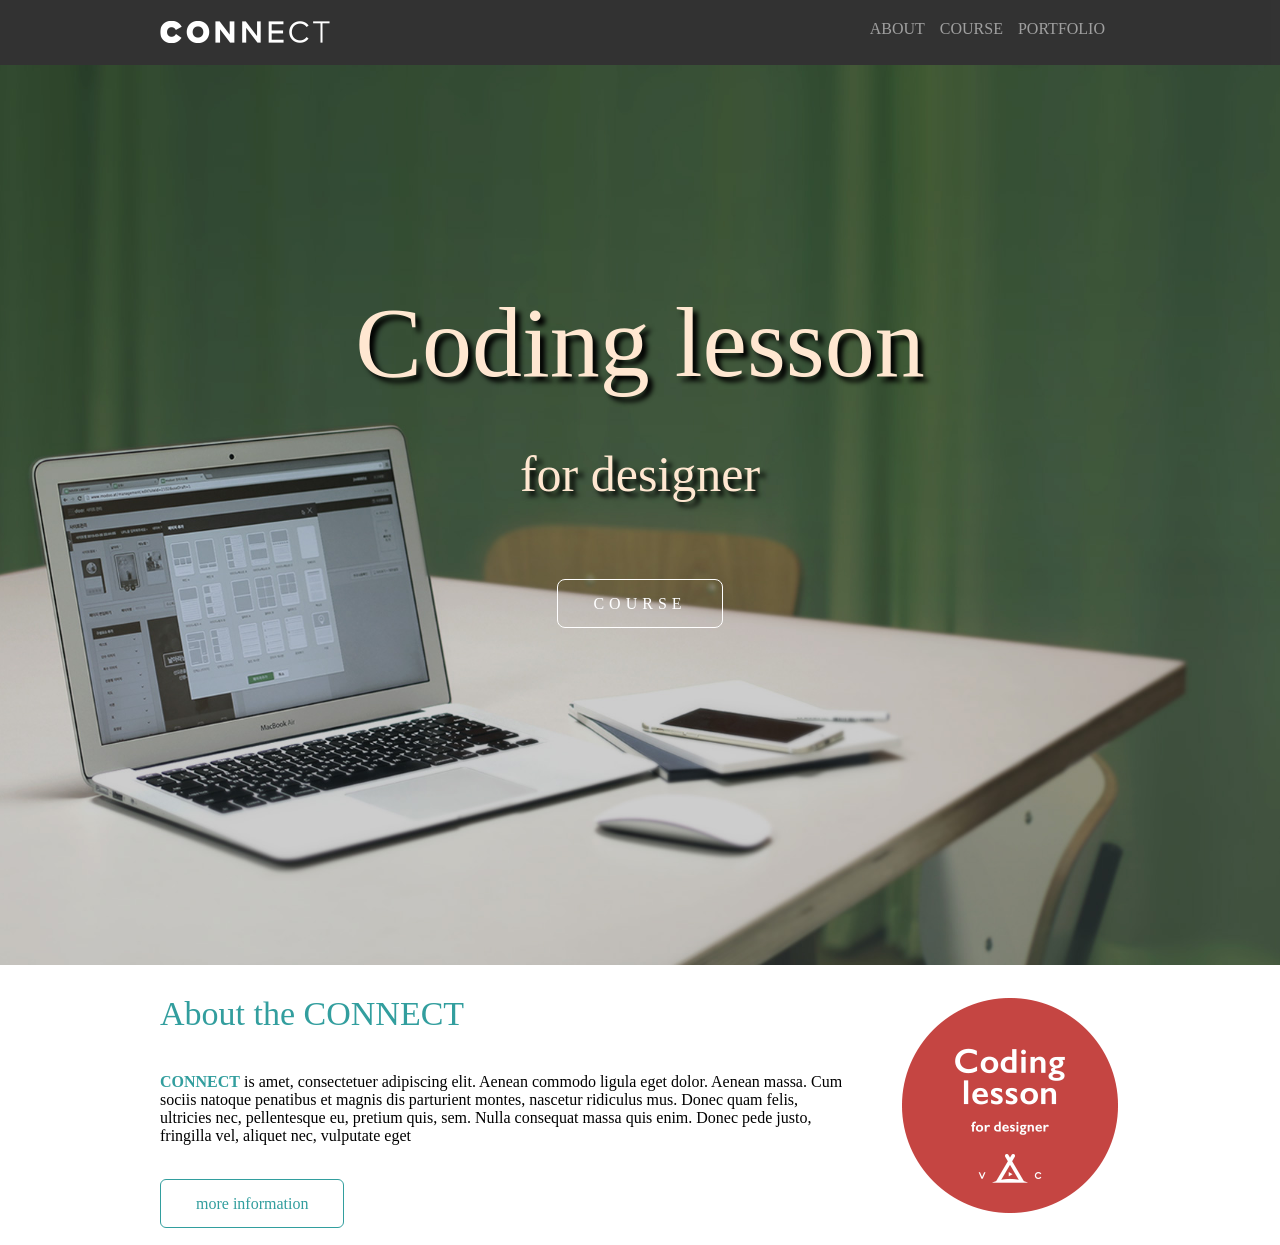
<file: day_06/home.html>
<!DOCTYPE html>
<html>
    <head>
        <meta charset="utf-8">
        <title>Home</title>
        <link rel="stylesheet" href="home.css">
    </head>
    <body>
        <div class="wrap">
            <div class="header">
                <div class="inner">
                    <h1 class="logo_connect">
                        <a href="#" class="img_logo"></a>
                    </h1>
                    <ul class="navigation">
                        <li class="item"><a href="#" class="link">ABOUT</a></li>
                        <li class="item"><a href="#" class="link">COURSE</a></li>
                        <li class="item"><a href="#" class="link">PORTFOLIO</a></li>
                    </ul>
                </div>
            </div>
            <div class="cover">
                <p class="title">
                    Coding lesson<br>
                    <span>for designer</span>
                </p>
                <a href="#" class="button_course">COURSE</a>
            </div>
            <div class="section about">
                <div class="inner">
                    <div class="area_text">
                        <em class="title">About the CONNECT</em>
                        <p class="description">
                            <em>CONNECT</em> is amet, consectetuer adipiscing elit. Aenean commodo ligula eget dolor. Aenean massa. Cum sociis natoque penatibus et magnis dis parturient montes, nascetur ridiculus mus. Donec quam felis, ultricies nec, pellentesque eu, pretium quis, sem. Nulla consequat massa quis enim. Donec pede justo, fringilla vel, aliquet nec, vulputate eget
                        </p>
                        <a href="#" class="button_more">more information</a>
                    </div>
                    <div class="area_img"></div>
                </div>
            </div>
            <div class="section course"></div>
            <div class="section portfolio"></div>
            <div class="footer"></div>
        </div>
    </body>
</html>
</file>
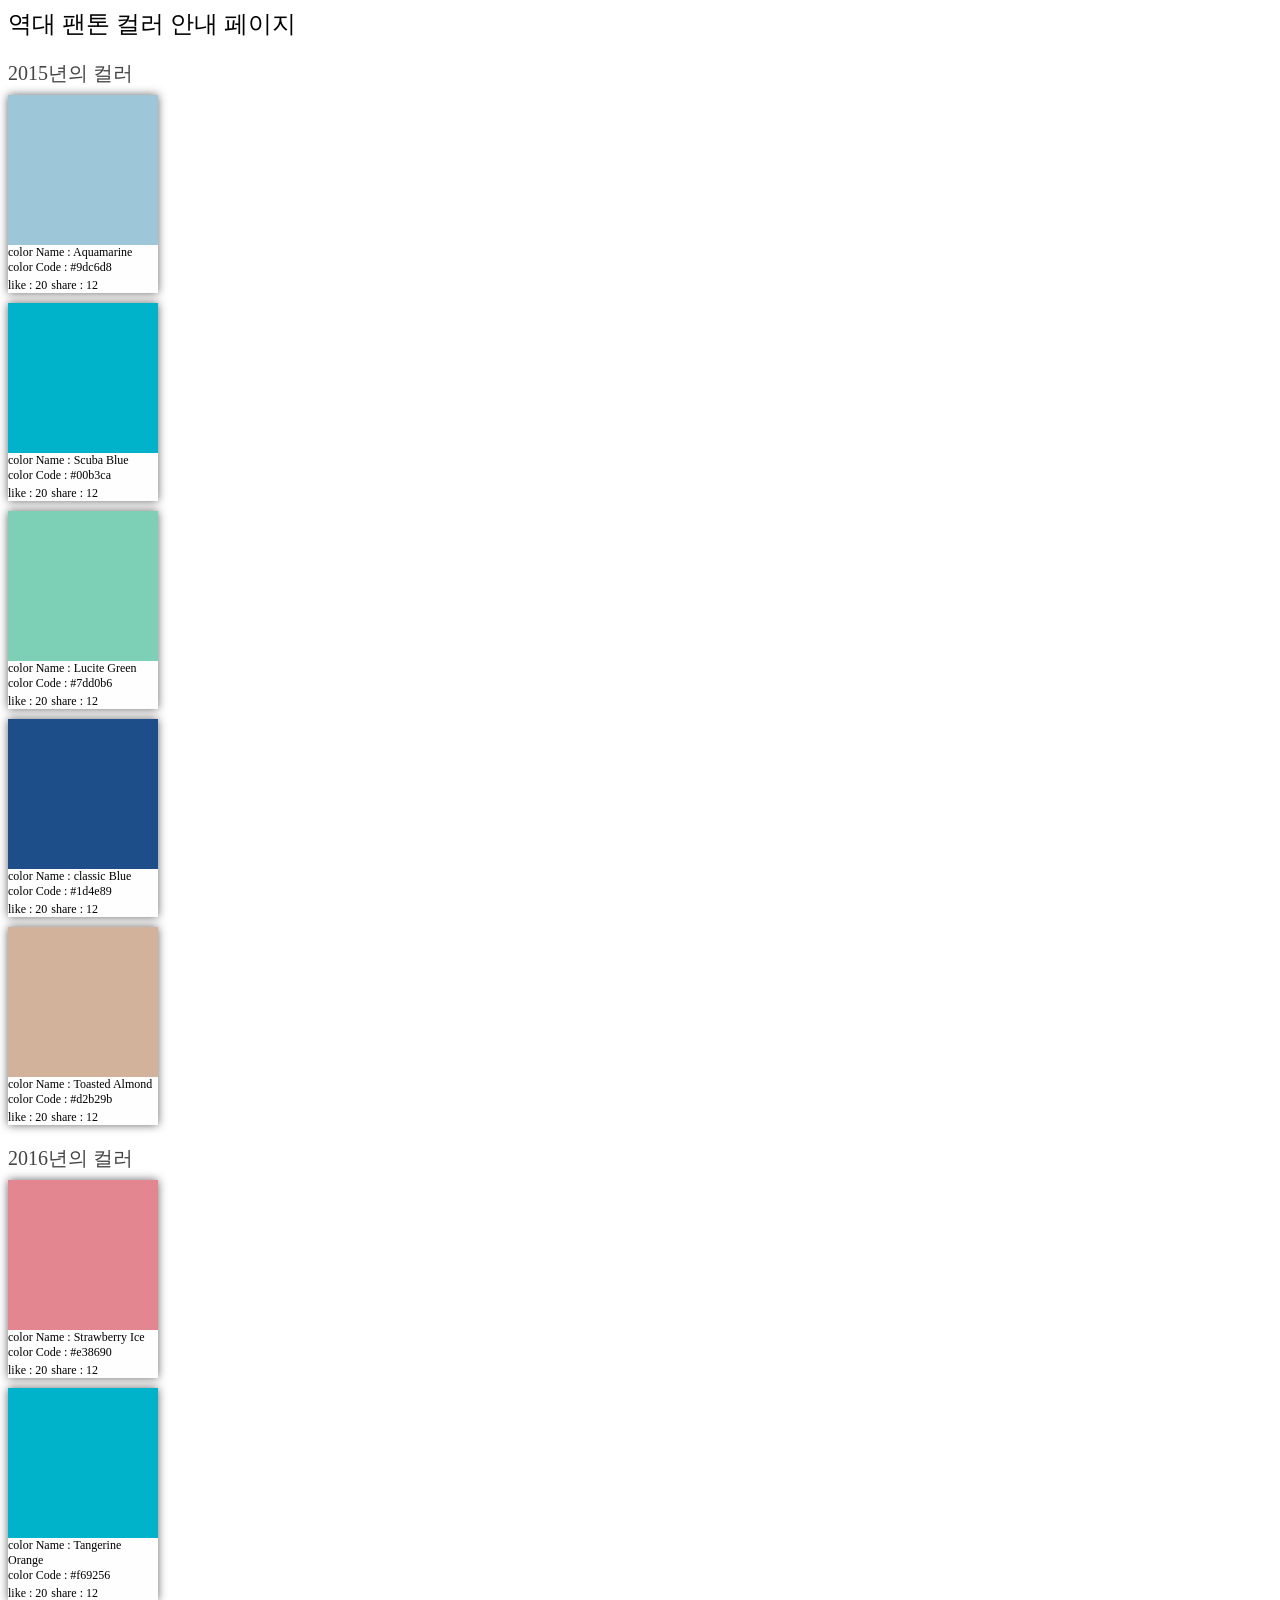
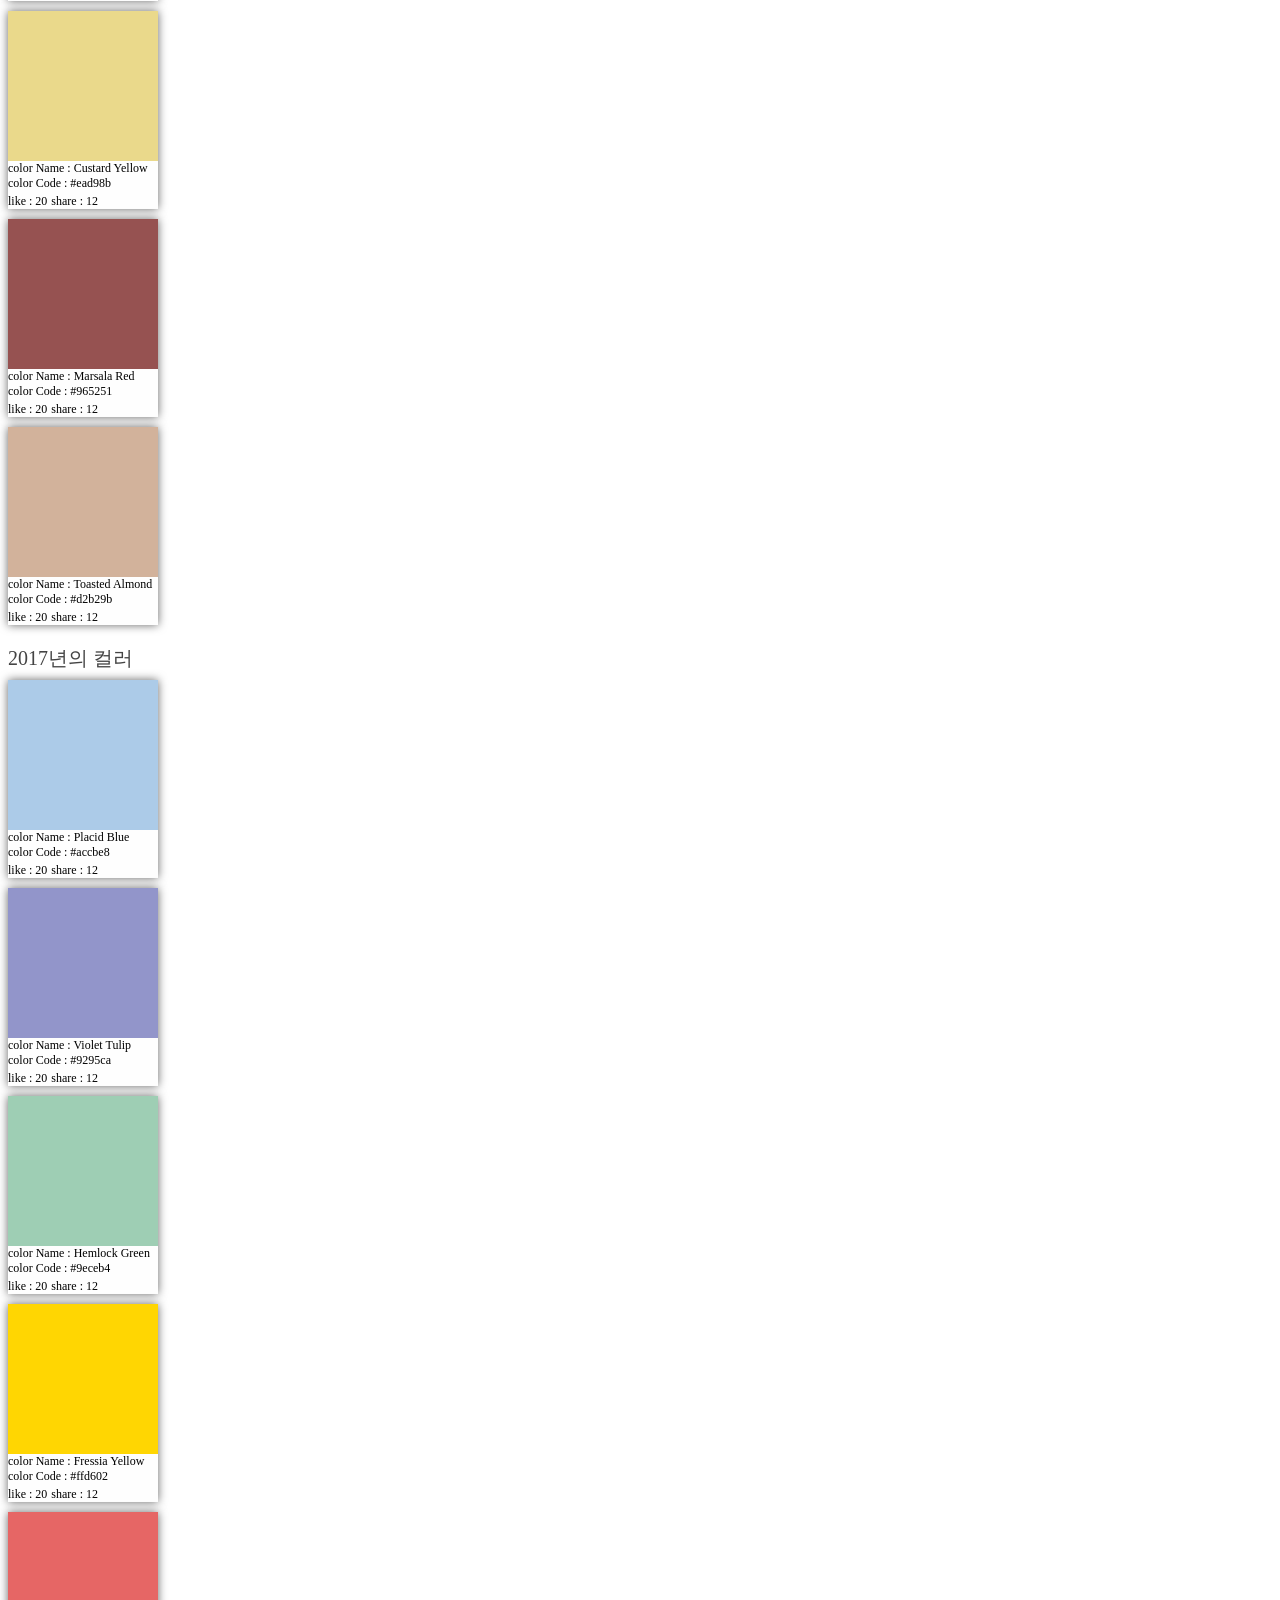
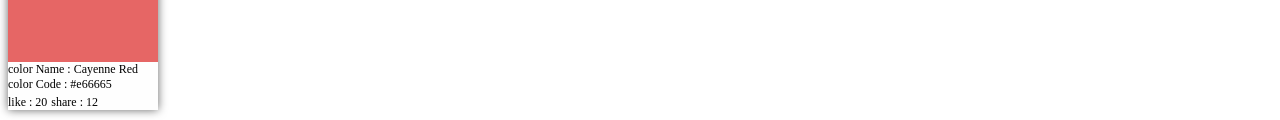
<file: day_01/ex1/color_home.html>
<html>
<head>
    <title>Hala! Pantone Color</title>
</head>
<body>
    <!-- 웹사이트의 제목 -->
    <div style="font-size:24px;margin-bottom:20px;">역대 팬톤 컬러 안내 페이지</div>

    <!-- 년도별 컬러 모음 -->
    <div>
        <!-- 2015년의 컬러 -->
        <div>
            <div style="font-size:20px;color:#444;margin-bottom:8px;">2015년의 컬러</div>
            <div>
                <div style="width:150px;background-color:#fefefe;filter: drop-shadow(rgb(102, 102, 102) 0px 0px 5px);margin-bottom:10px;">
                    <div style="width:150px;height:150px;background-color:#9dc6d8"></div>
                    <div>
                        <div style="font-size:12px;">color Name : Aquamarine</div>
                        <div style="font-size:12px;">color Code : #9dc6d8</div>
                        <span style="font-size:12px;">like : 20</span>
                        <span style="font-size:12px;">share : 12</span>
                    </div>
                </div>
                <div style="width:150px;background-color:#fefefe;filter: drop-shadow(rgb(102, 102, 102) 0px 0px 5px);margin-bottom:10px;">
                    <div style="width:150px;height:150px;background-color:#00b3ca"></div>
                    <div>
                        <div style="font-size:12px;">color Name : Scuba Blue</div>
                        <div style="font-size:12px;">color Code : #00b3ca</div>
                        <span style="font-size:12px;">like : 20</span>
                        <span style="font-size:12px;">share : 12</span>
                    </div>
                </div>
                <div style="width:150px;background-color:#fefefe;filter: drop-shadow(rgb(102, 102, 102) 0px 0px 5px);margin-bottom:10px;">
                    <div style="width:150px;height:150px;background-color:#7dd0b6"></div>
                    <div>
                        <div style="font-size:12px;">color Name : Lucite Green</div>
                        <div style="font-size:12px;">color Code : #7dd0b6</div>
                        <span style="font-size:12px;">like : 20</span>
                        <span style="font-size:12px;">share : 12</span>
                    </div>
                </div>
                <div style="width:150px;background-color:#fefefe;filter: drop-shadow(rgb(102, 102, 102) 0px 0px 5px);margin-bottom:10px;">
                    <div style="width:150px;height:150px;background-color:#1d4e89"></div>
                    <div>
                        <div style="font-size:12px;">color Name : classic Blue</div>
                        <div style="font-size:12px;">color Code : #1d4e89</div>
                        <span style="font-size:12px;">like : 20</span>
                        <span style="font-size:12px;">share : 12</span>
                    </div>
                </div>
                <div style="width:150px;background-color:#fefefe;filter: drop-shadow(rgb(102, 102, 102) 0px 0px 5px);margin-bottom:10px;">
                    <div style="width:150px;height:150px;background-color:#d2b29b"></div>
                    <div>
                        <div style="font-size:12px;">color Name : Toasted Almond</div>
                        <div style="font-size:12px;">color Code : #d2b29b</div>
                        <span style="font-size:12px;">like : 20</span>
                        <span style="font-size:12px;">share : 12</span>
                    </div>
                </div>
            </div>
        </div>

        <!-- 2016년의 컬러 -->
        <div style="margin-top:20px;">
            <div style="font-size:20px;color:#444;margin-bottom:8px;">2016년의 컬러</div>
            <div>
                <div style="width:150px;background-color:#fefefe;filter: drop-shadow(rgb(102, 102, 102) 0px 0px 5px);margin-bottom:10px;">
                    <div style="width:150px;height:150px;background-color:#e38690"></div>
                    <div>
                        <div style="font-size:12px;">color Name : Strawberry Ice</div>
                        <div style="font-size:12px;">color Code : #e38690</div>
                        <span style="font-size:12px;">like : 20</span>
                        <span style="font-size:12px;">share : 12</span>
                    </div>
                </div>
                <div style="width:150px;background-color:#fefefe;filter: drop-shadow(rgb(102, 102, 102) 0px 0px 5px);margin-bottom:10px;">
                    <div style="width:150px;height:150px;background-color:#00b3ca"></div>
                    <div>
                        <div style="font-size:12px;">color Name : Tangerine Orange</div>
                        <div style="font-size:12px;">color Code : #f69256</div>
                        <span style="font-size:12px;">like : 20</span>
                        <span style="font-size:12px;">share : 12</span>
                    </div>
                </div>
                <div style="width:150px;background-color:#fefefe;filter: drop-shadow(rgb(102, 102, 102) 0px 0px 5px);margin-bottom:10px;">
                    <div style="width:150px;height:150px;background-color:#ead98b"></div>
                    <div>
                        <div style="font-size:12px;">color Name : Custard Yellow</div>
                        <div style="font-size:12px;">color Code : #ead98b</div>
                        <span style="font-size:12px;">like : 20</span>
                        <span style="font-size:12px;">share : 12</span>
                    </div>
                </div>
                <div style="width:150px;background-color:#fefefe;filter: drop-shadow(rgb(102, 102, 102) 0px 0px 5px);margin-bottom:10px;">
                    <div style="width:150px;height:150px;background-color:#965251"></div>
                    <div>
                        <div style="font-size:12px;">color Name : Marsala Red</div>
                        <div style="font-size:12px;">color Code : #965251</div>
                        <span style="font-size:12px;">like : 20</span>
                        <span style="font-size:12px;">share : 12</span>
                    </div>
                </div>
                <div style="width:150px;background-color:#fefefe;filter: drop-shadow(rgb(102, 102, 102) 0px 0px 5px);margin-bottom:10px;">
                    <div style="width:150px;height:150px;background-color:#d2b29b"></div>
                    <div>
                        <div style="font-size:12px;">color Name : Toasted Almond</div>
                        <div style="font-size:12px;">color Code : #d2b29b</div>
                        <span style="font-size:12px;">like : 20</span>
                        <span style="font-size:12px;">share : 12</span>
                    </div>
                </div>
            </div>
        </div>

        <!-- 2017년의 컬러 -->
        <div style="margin-top:20px;">
            <div style="font-size:20px;color:#444;margin-bottom:8px;">2017년의 컬러</div>
            <div>
                <div style="width:150px;background-color:#fefefe;filter: drop-shadow(rgb(102, 102, 102) 0px 0px 5px);margin-bottom:10px;">
                    <div style="width:150px;height:150px;background-color:#accbe8"></div>
                    <div>
                        <div style="font-size:12px;">color Name : Placid Blue</div>
                        <div style="font-size:12px;">color Code : #accbe8</div>
                        <span style="font-size:12px;">like : 20</span>
                        <span style="font-size:12px;">share : 12</span>
                    </div>
                </div>
                <div style="width:150px;background-color:#fefefe;filter: drop-shadow(rgb(102, 102, 102) 0px 0px 5px);margin-bottom:10px;">
                    <div style="width:150px;height:150px;background-color:#9295ca"></div>
                    <div>
                        <div style="font-size:12px;">color Name : Violet Tulip</div>
                        <div style="font-size:12px;">color Code : #9295ca</div>
                        <span style="font-size:12px;">like : 20</span>
                        <span style="font-size:12px;">share : 12</span>
                    </div>
                </div>
                <div style="width:150px;background-color:#fefefe;filter: drop-shadow(rgb(102, 102, 102) 0px 0px 5px);margin-bottom:10px;">
                    <div style="width:150px;height:150px;background-color:#9eceb4"></div>
                    <div>
                        <div style="font-size:12px;">color Name : Hemlock Green</div>
                        <div style="font-size:12px;">color Code : #9eceb4</div>
                        <span style="font-size:12px;">like : 20</span>
                        <span style="font-size:12px;">share : 12</span>
                    </div>
                </div>
                <div style="width:150px;background-color:#fefefe;filter: drop-shadow(rgb(102, 102, 102) 0px 0px 5px);margin-bottom:10px;">
                    <div style="width:150px;height:150px;background-color:#ffd602"></div>
                    <div>
                        <div style="font-size:12px;">color Name : Fressia Yellow</div>
                        <div style="font-size:12px;">color Code : #ffd602</div>
                        <span style="font-size:12px;">like : 20</span>
                        <span style="font-size:12px;">share : 12</span>
                    </div>
                </div>
                <div style="width:150px;background-color:#fefefe;filter: drop-shadow(rgb(102, 102, 102) 0px 0px 5px);margin-bottom:10px;">
                    <div style="width:150px;height:150px;background-color:#e66665"></div>
                    <div>
                        <div style="font-size:12px;">color Name : Cayenne Red</div>
                        <div style="font-size:12px;">color Code : #e66665</div>
                        <span style="font-size:12px;">like : 20</span>
                        <span style="font-size:12px;">share : 12</span>
                    </div>
                </div>
            </div>
        </div>
    </div>
</body>
</html>
</file>
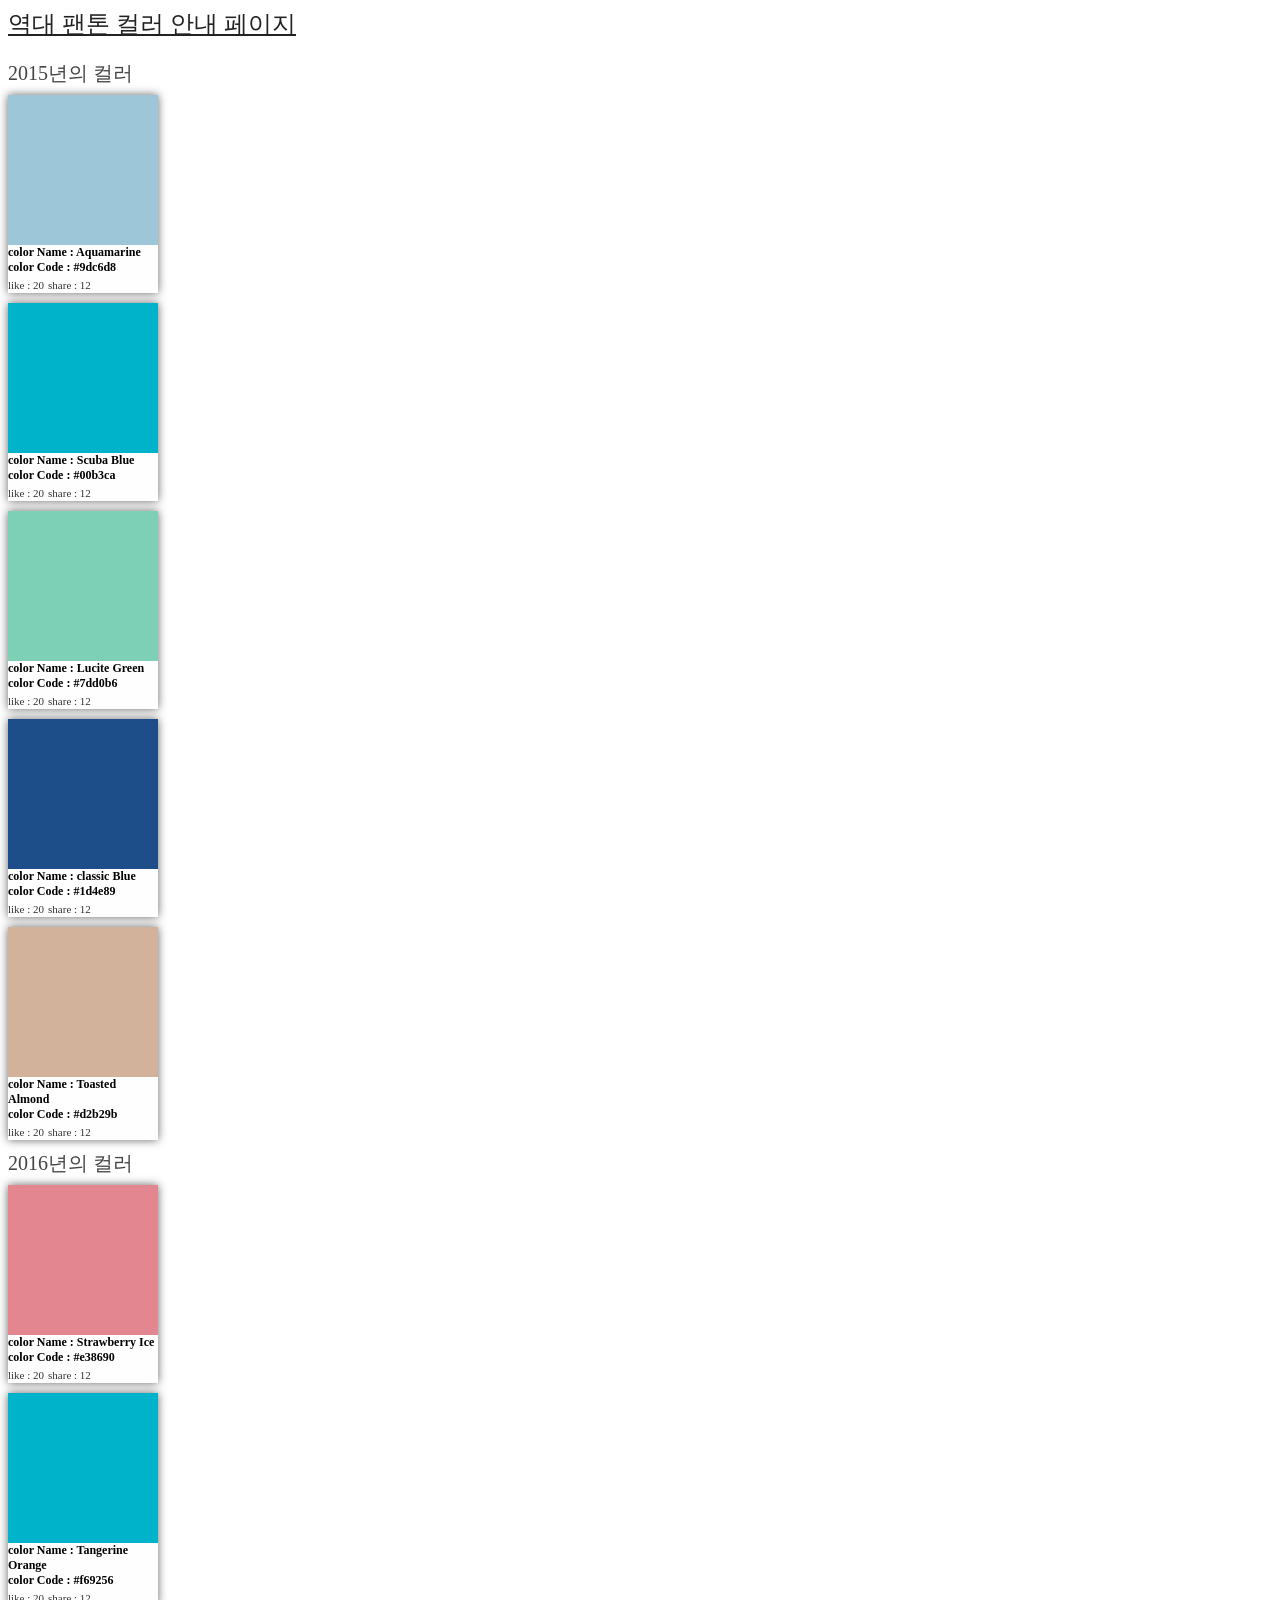
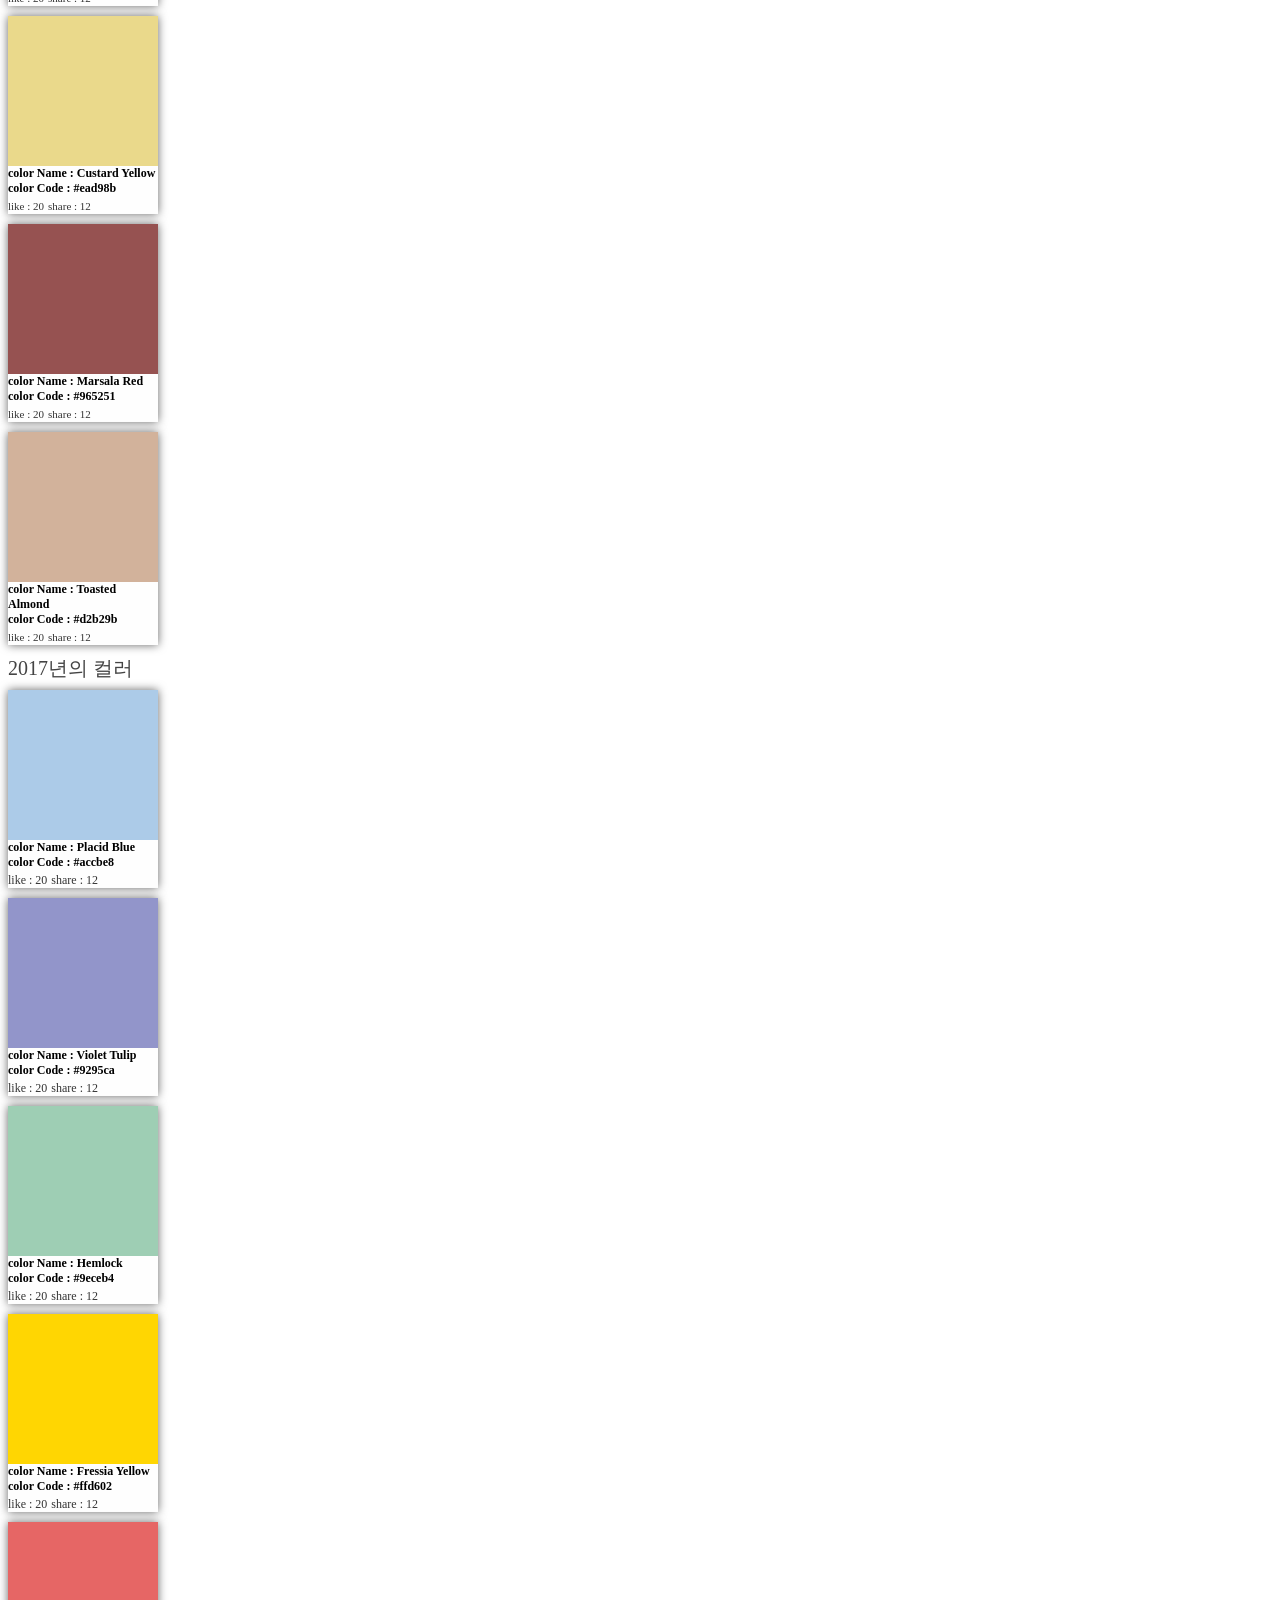
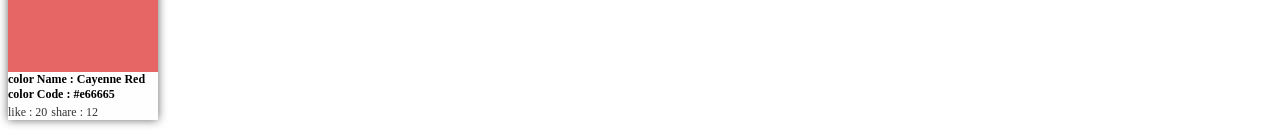
<file: day_01/ex2/color_home_2.html>
<html>
<head>
    <title>Hala! Pantone Color</title>
    <link rel="stylesheet" href="pantone.css">
</head>
<body>
    <div class="title">역대 팬톤 컬러 안내 페이지</div>

    <!-- 년도별 컬러 모음 -->
    <div>
        <!-- 2015년의 컬러 -->
        <div class="group_colors">
            <div class="year_title">2015년의 컬러</div>
            <div>
                <div class="card">
                    <div class="color_area" style="background-color:#9dc6d8"></div>
                    <div class="color_detail">
                        <div>color Name : Aquamarine</div>
                        <div>color Code : #9dc6d8</div>
                        <span>like : 20</span>
                        <span>share : 12</span>
                    </div>
                </div>
                <div class="card">
                    <div class="color_area" style="background-color:#00b3ca"></div>
                    <div class="color_detail">
                        <div>color Name : Scuba Blue</div>
                        <div>color Code : #00b3ca</div>
                        <span>like : 20</span>
                        <span>share : 12</span>
                    </div>
                </div>
                <div class="card">
                    <div class="color_area" style="background-color:#7dd0b6"></div>
                    <div class="color_detail">
                        <div>color Name : Lucite Green</div>
                        <div>color Code : #7dd0b6</div>
                        <span>like : 20</span>
                        <span>share : 12</span>
                    </div>
                </div>
                <div class="card">
                    <div class="color_area" style="background-color:#1d4e89"></div>
                    <div class="color_detail">
                        <div>color Name : classic Blue</div>
                        <div>color Code : #1d4e89</div>
                        <span>like : 20</span>
                        <span>share : 12</span>
                    </div>
                </div>
                <div class="card">
                    <div class="color_area" style="background-color:#d2b29b"></div>
                    <div class="color_detail">
                        <div>color Name : Toasted Almond</div>
                        <div>color Code : #d2b29b</div>
                        <span>like : 20</span>
                        <span>share : 12</span>
                    </div>
                </div>
            </div>
        </div>

        <!-- 2016년의 컬러 -->
        <div class="group_colors">
            <div class="year_title">2016년의 컬러</div>
            <div>
                <div class="card">
                    <div class="color_area" style="background-color:#e38690"></div>
                    <div class="color_detail">
                        <div>color Name : Strawberry Ice</div>
                        <div>color Code : #e38690</div>
                        <span>like : 20</span>
                        <span>share : 12</span>
                    </div>
                </div>
                <div class="card">
                    <div class="color_area" style="background-color:#00b3ca"></div>
                    <div class="color_detail">
                        <div>color Name : Tangerine Orange</div>
                        <div>color Code : #f69256</div>
                        <span>like : 20</span>
                        <span>share : 12</span>
                    </div>
                </div>
                <div class="card">
                    <div class="color_area" style="background-color:#ead98b"></div>
                    <div class="color_detail">
                        <div>color Name : Custard Yellow</div>
                        <div>color Code : #ead98b</div>
                        <span>like : 20</span>
                        <span>share : 12</span>
                    </div>
                </div>
                <div class="card">
                    <div class="color_area" style="background-color:#965251"></div>
                    <div class="color_detail">
                        <div>color Name : Marsala Red</div>
                        <div>color Code : #965251</div>
                        <span>like : 20</span>
                        <span>share : 12</span>
                    </div>
                </div>
                <div class="card">
                    <div class="color_area" style="background-color:#d2b29b"></div>
                    <div class="color_detail">
                        <div>color Name : Toasted Almond</div>
                        <div>color Code : #d2b29b</div>
                        <span>like : 20</span>
                        <span>share : 12</span>
                    </div>
                </div>
            </div>
        </div>

        <!-- 2017년의 컬러 -->
        <div class="group_colors">
            <div class="year_title">2017년의 컬러</div>
            <div>
                <div class="card">
                    <div class="color_area" style="background-color:#accbe8"></div>
                    <div class="color_detail">
                        <div>color Name : Placid Blue</div>
                        <div style="font-size:12px;">color Code : #accbe8</div>
                        <span style="font-size:12px;">like : 20</span>
                        <span style="font-size:12px;">share : 12</span>
                    </div>
                </div>
                <div class="card">
                    <div class="color_area" style="background-color:#9295ca"></div>
                    <div class="color_detail">
                        <div>color Name : Violet Tulip</div>
                        <div>color Code : #9295ca</div>
                        <span style="font-size:12px;">like : 20</span>
                        <span style="font-size:12px;">share : 12</span>
                    </div>
                </div>
                <div class="card">
                    <div class="color_area" style="background-color:#9eceb4"></div>
                    <div class="color_detail">
                        <div>color Name : Hemlock</div>
                        <div>color Code : #9eceb4</div>
                        <span style="font-size:12px;">like : 20</span>
                        <span style="font-size:12px;">share : 12</span>
                    </div>
                </div>
                <div class="card">
                    <div class="color_area" style="background-color:#ffd602"></div>
                    <div class="color_detail">
                        <div>color Name : Fressia Yellow</div>
                        <div>color Code : #ffd602</div>
                        <span style="font-size:12px;">like : 20</span>
                        <span style="font-size:12px;">share : 12</span>
                    </div>
                </div>
                <div class="card">
                    <div class="color_area" style="background-color:#e66665"></div>
                    <div class="color_detail">
                        <div>color Name : Cayenne Red</div>
                        <div>color Code : #e66665</div>
                        <span style="font-size:12px;">like : 20</span>
                        <span style="font-size:12px;">share : 12</span>
                    </div>
                </div>
            </div>
        </div>
    </div>
</body>
</html>
</file>
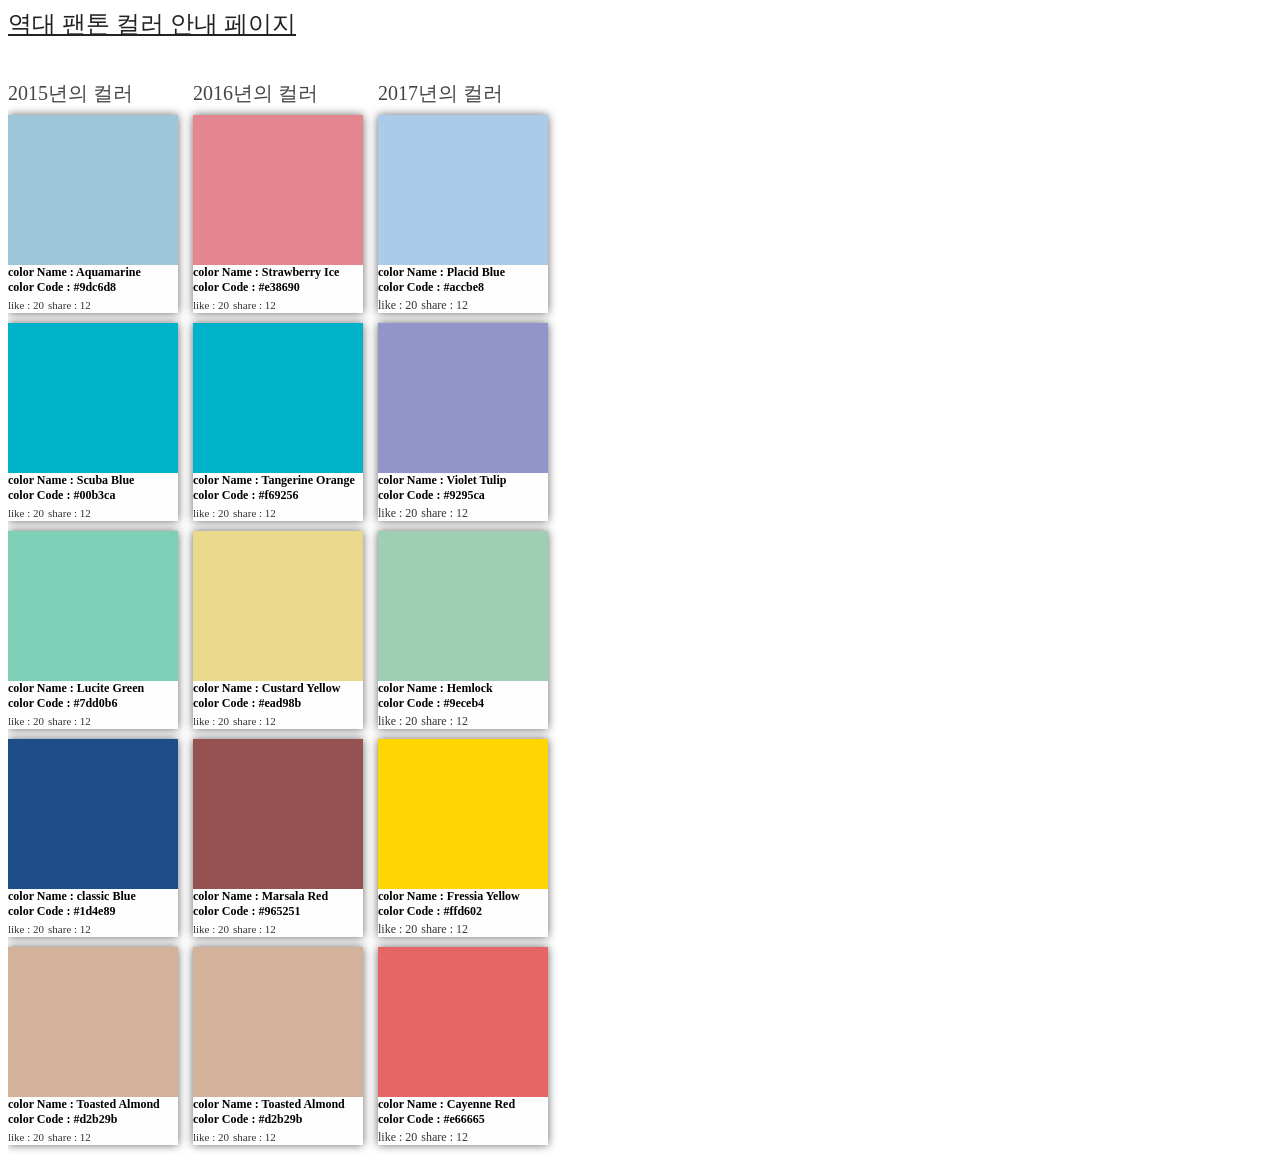
<file: day_01/ex3/color_home_3.html>
<html>
<head>
    <title>Hala! Pantone Color</title>
    <link rel="stylesheet" href="pantone.css">
</head>
<body>
    <div class="title">역대 팬톤 컬러 안내 페이지</div>

    <!-- 년도별 컬러 모음 -->
    <div class="wrap_group_colors">
        <!-- 2015년의 컬러 -->
        <div class="group_colors">
            <div class="year_title">2015년의 컬러</div>
            <div>
                <div class="card">
                    <div class="color_area" style="background-color:#9dc6d8"></div>
                    <div class="color_detail">
                        <div>color Name : Aquamarine</div>
                        <div>color Code : #9dc6d8</div>
                        <span>like : 20</span>
                        <span>share : 12</span>
                    </div>
                </div>
                <div class="card">
                    <div class="color_area" style="background-color:#00b3ca"></div>
                    <div class="color_detail">
                        <div>color Name : Scuba Blue</div>
                        <div>color Code : #00b3ca</div>
                        <span>like : 20</span>
                        <span>share : 12</span>
                    </div>
                </div>
                <div class="card">
                    <div class="color_area" style="background-color:#7dd0b6"></div>
                    <div class="color_detail">
                        <div>color Name : Lucite Green</div>
                        <div>color Code : #7dd0b6</div>
                        <span>like : 20</span>
                        <span>share : 12</span>
                    </div>
                </div>
                <div class="card">
                    <div class="color_area" style="background-color:#1d4e89"></div>
                    <div class="color_detail">
                        <div>color Name : classic Blue</div>
                        <div>color Code : #1d4e89</div>
                        <span>like : 20</span>
                        <span>share : 12</span>
                    </div>
                </div>
                <div class="card">
                    <div class="color_area" style="background-color:#d2b29b"></div>
                    <div class="color_detail">
                        <div>color Name : Toasted Almond</div>
                        <div>color Code : #d2b29b</div>
                        <span>like : 20</span>
                        <span>share : 12</span>
                    </div>
                </div>
            </div>
        </div>

        <!-- 2016년의 컬러 -->
        <div class="group_colors">
            <div class="year_title">2016년의 컬러</div>
            <div>
                <div class="card">
                    <div class="color_area" style="background-color:#e38690"></div>
                    <div class="color_detail">
                        <div>color Name : Strawberry Ice</div>
                        <div>color Code : #e38690</div>
                        <span>like : 20</span>
                        <span>share : 12</span>
                    </div>
                </div>
                <div class="card">
                    <div class="color_area" style="background-color:#00b3ca"></div>
                    <div class="color_detail">
                        <div>color Name : Tangerine Orange</div>
                        <div>color Code : #f69256</div>
                        <span>like : 20</span>
                        <span>share : 12</span>
                    </div>
                </div>
                <div class="card">
                    <div class="color_area" style="background-color:#ead98b"></div>
                    <div class="color_detail">
                        <div>color Name : Custard Yellow</div>
                        <div>color Code : #ead98b</div>
                        <span>like : 20</span>
                        <span>share : 12</span>
                    </div>
                </div>
                <div class="card">
                    <div class="color_area" style="background-color:#965251"></div>
                    <div class="color_detail">
                        <div>color Name : Marsala Red</div>
                        <div>color Code : #965251</div>
                        <span>like : 20</span>
                        <span>share : 12</span>
                    </div>
                </div>
                <div class="card">
                    <div class="color_area" style="background-color:#d2b29b"></div>
                    <div class="color_detail">
                        <div>color Name : Toasted Almond</div>
                        <div>color Code : #d2b29b</div>
                        <span>like : 20</span>
                        <span>share : 12</span>
                    </div>
                </div>
            </div>
        </div>

        <!-- 2017년의 컬러 -->
        <div class="group_colors">
            <div class="year_title">2017년의 컬러</div>
            <div>
                <div class="card">
                    <div class="color_area" style="background-color:#accbe8"></div>
                    <div class="color_detail">
                        <div>color Name : Placid Blue</div>
                        <div style="font-size:12px;">color Code : #accbe8</div>
                        <span style="font-size:12px;">like : 20</span>
                        <span style="font-size:12px;">share : 12</span>
                    </div>
                </div>
                <div class="card">
                    <div class="color_area" style="background-color:#9295ca"></div>
                    <div class="color_detail">
                        <div>color Name : Violet Tulip</div>
                        <div>color Code : #9295ca</div>
                        <span style="font-size:12px;">like : 20</span>
                        <span style="font-size:12px;">share : 12</span>
                    </div>
                </div>
                <div class="card">
                    <div class="color_area" style="background-color:#9eceb4"></div>
                    <div class="color_detail">
                        <div>color Name : Hemlock</div>
                        <div>color Code : #9eceb4</div>
                        <span style="font-size:12px;">like : 20</span>
                        <span style="font-size:12px;">share : 12</span>
                    </div>
                </div>
                <div class="card">
                    <div class="color_area" style="background-color:#ffd602"></div>
                    <div class="color_detail">
                        <div>color Name : Fressia Yellow</div>
                        <div>color Code : #ffd602</div>
                        <span style="font-size:12px;">like : 20</span>
                        <span style="font-size:12px;">share : 12</span>
                    </div>
                </div>
                <div class="card">
                    <div class="color_area" style="background-color:#e66665"></div>
                    <div class="color_detail">
                        <div>color Name : Cayenne Red</div>
                        <div>color Code : #e66665</div>
                        <span style="font-size:12px;">like : 20</span>
                        <span style="font-size:12px;">share : 12</span>
                    </div>
                </div>
            </div>
        </div>
    </div>
</body>
</html>
</file>
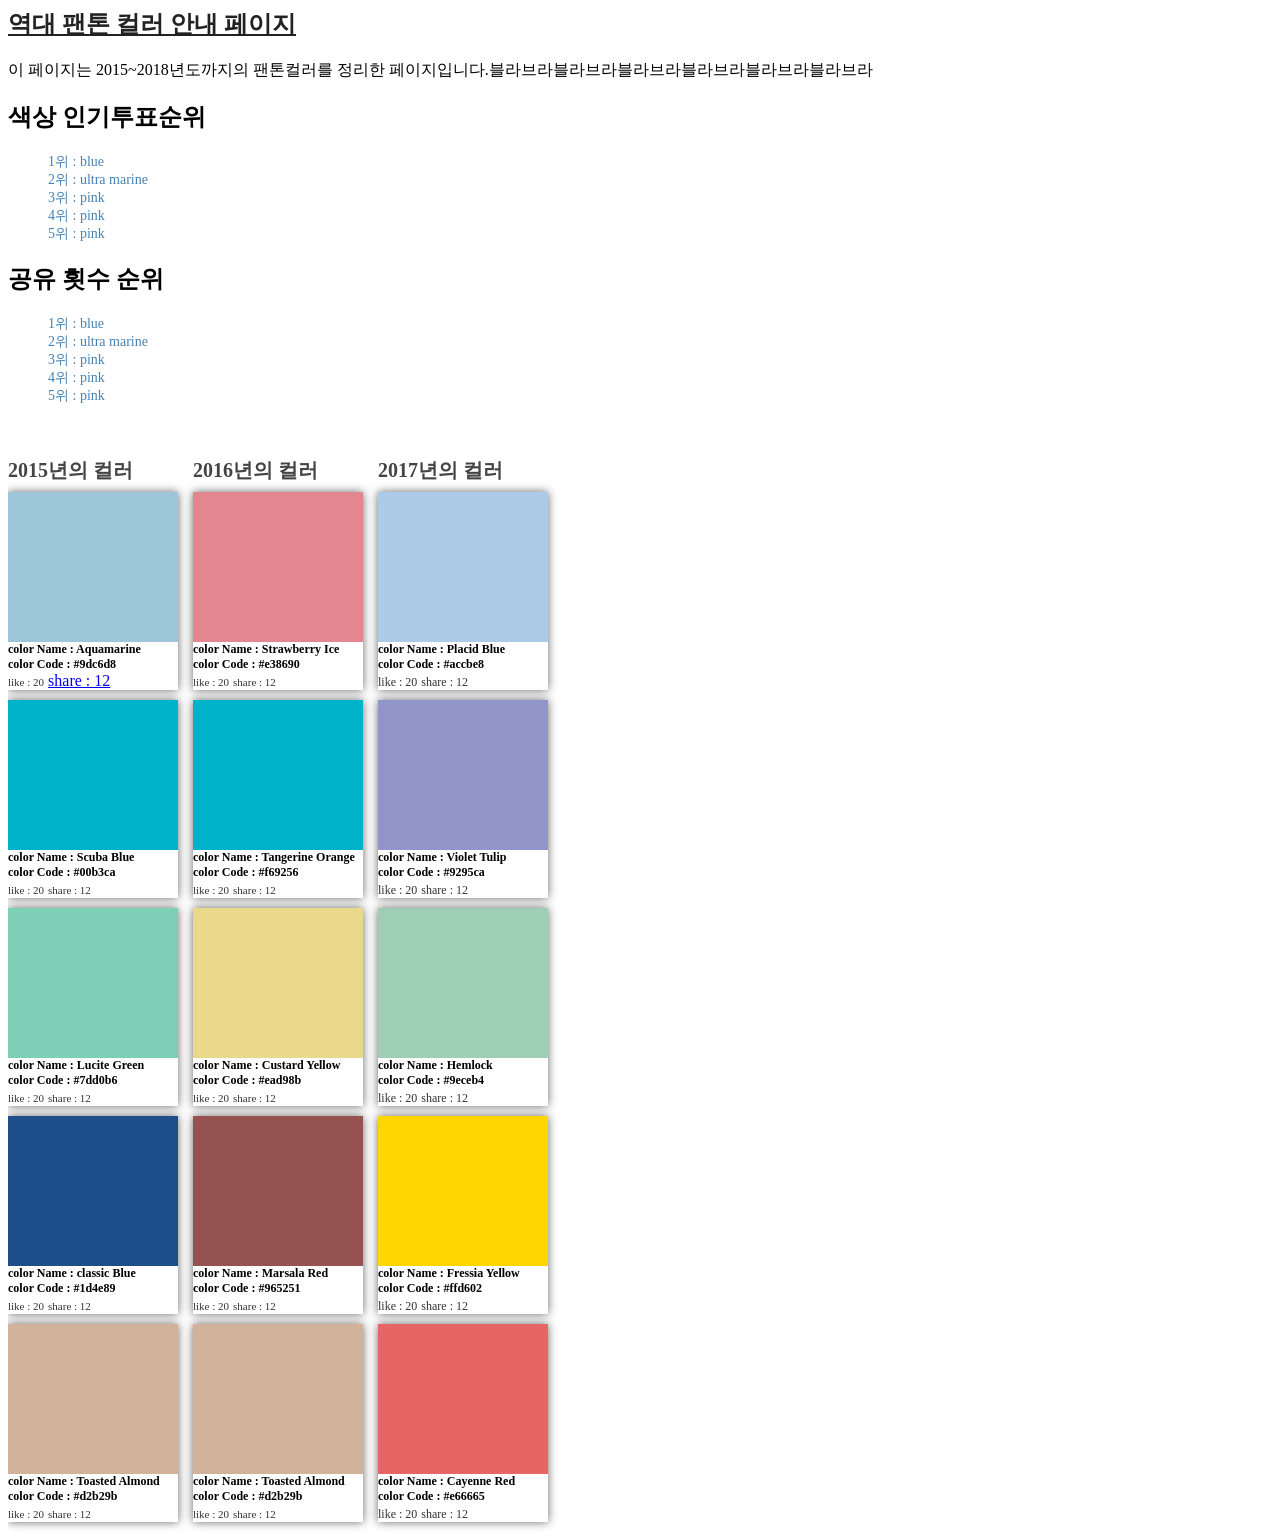
<file: day_02/ex2/color_home_3.html>
<html>
<head>
    <title>Hala! Pantone Color</title>
    <link rel="stylesheet" href="pantone.css">
</head>
<body>
    <h1 class="title">역대 팬톤 컬러 안내 페이지</h1>
    <p>이 페이지는 2015~2018년도까지의 팬톤컬러를 정리한 페이지입니다.블라브라블라브라블라브라블라브라블라브라블라브라</p>

    <div class="group_ranking">
        <h2>색상 인기투표순위</h2>
        <ol>
            <li>1위 : blue</li>
            <li>2위 : ultra marine</li>
            <li>3위 : pink</li>
            <li>4위 : pink</li>
            <li>5위 : pink</li>
        </ol>
    </div>

    <div class="group_ranking">
        <h2>공유 횟수 순위</h2>
        <ol>
            <li>1위 : blue</li>
            <li>2위 : ultra marine</li>
            <li>3위 : pink</li>
            <li>4위 : pink</li>
            <li>5위 : pink</li>
        </ol>
    </div>

    <!-- 년도별 컬러 모음 -->
    <div class="wrap_group_colors">
        <!-- 2015년의 컬러 -->
        <div class="group_colors">
            <h2 class="year_title">2015년의 컬러</h2>
            <div>
                <div class="card">
                    <div class="color_area" style="background-color:#9dc6d8"></div>
                    <div class="color_detail">
                        <div>color Name : Aquamarine</div>
                        <div>color Code : #9dc6d8</div>
                        <span>like : 20</span>
                        <a href="http://www.facebook.com">share : 12</a>
                    </div>
                </div>
                <div class="card">
                    <div class="color_area" style="background-color:#00b3ca"></div>
                    <div class="color_detail">
                        <div>color Name : Scuba Blue</div>
                        <div>color Code : #00b3ca</div>
                        <span>like : 20</span>
                        <span>share : 12</span>

                    </div>
                </div>
                <div class="card">
                    <div class="color_area" style="background-color:#7dd0b6"></div>
                    <div class="color_detail">
                        <div>color Name : Lucite Green</div>
                        <div>color Code : #7dd0b6</div>
                        <span>like : 20</span>
                        <span>share : 12</span>
                    </div>
                </div>
                <div class="card">
                    <div class="color_area" style="background-color:#1d4e89"></div>
                    <div class="color_detail">
                        <div>color Name : classic Blue</div>
                        <div>color Code : #1d4e89</div>
                        <span>like : 20</span>
                        <span>share : 12</span>
                    </div>
                </div>
                <div class="card">
                    <div class="color_area" style="background-color:#d2b29b"></div>
                    <div class="color_detail">
                        <div>color Name : Toasted Almond</div>
                        <div>color Code : #d2b29b</div>
                        <span>like : 20</span>
                        <span>share : 12</span>
                    </div>
                </div>
            </div>
        </div>

        <!-- 2016년의 컬러 -->
        <div class="group_colors">
            <h2 class="year_title">2016년의 컬러</h2>
            <div>
                <div class="card">
                    <div class="color_area" style="background-color:#e38690"></div>
                    <div class="color_detail">
                        <div>color Name : Strawberry Ice</div>
                        <div>color Code : #e38690</div>
                        <span>like : 20</span>
                        <span>share : 12</span>
                    </div>
                </div>
                <div class="card">
                    <div class="color_area" style="background-color:#00b3ca"></div>
                    <div class="color_detail">
                        <div>color Name : Tangerine Orange</div>
                        <div>color Code : #f69256</div>
                        <span>like : 20</span>
                        <span>share : 12</span>
                    </div>
                </div>
                <div class="card">
                    <div class="color_area" style="background-color:#ead98b"></div>
                    <div class="color_detail">
                        <div>color Name : Custard Yellow</div>
                        <div>color Code : #ead98b</div>
                        <span>like : 20</span>
                        <span>share : 12</span>
                    </div>
                </div>
                <div class="card">
                    <div class="color_area" style="background-color:#965251"></div>
                    <div class="color_detail">
                        <div>color Name : Marsala Red</div>
                        <div>color Code : #965251</div>
                        <span>like : 20</span>
                        <span>share : 12</span>
                    </div>
                </div>
                <div class="card">
                    <div class="color_area" style="background-color:#d2b29b"></div>
                    <div class="color_detail">
                        <div>color Name : Toasted Almond</div>
                        <div>color Code : #d2b29b</div>
                        <span>like : 20</span>
                        <span>share : 12</span>
                    </div>
                </div>
            </div>
        </div>

        <!-- 2017년의 컬러 -->
        <div class="group_colors">
            <h2 class="year_title">2017년의 컬러</h2>
            <div>
                <div class="card">
                    <div class="color_area" style="background-color:#accbe8"></div>
                    <div class="color_detail">
                        <div>color Name : Placid Blue</div>
                        <div style="font-size:12px;">color Code : #accbe8</div>
                        <span style="font-size:12px;">like : 20</span>
                        <span style="font-size:12px;">share : 12</span>
                    </div>
                </div>
                <div class="card">
                    <div class="color_area" style="background-color:#9295ca"></div>
                    <div class="color_detail">
                        <div>color Name : Violet Tulip</div>
                        <div>color Code : #9295ca</div>
                        <span style="font-size:12px;">like : 20</span>
                        <span style="font-size:12px;">share : 12</span>
                    </div>
                </div>
                <div class="card">
                    <div class="color_area" style="background-color:#9eceb4"></div>
                    <div class="color_detail">
                        <div>color Name : Hemlock</div>
                        <div>color Code : #9eceb4</div>
                        <span style="font-size:12px;">like : 20</span>
                        <span style="font-size:12px;">share : 12</span>
                    </div>
                </div>
                <div class="card">
                    <div class="color_area" style="background-color:#ffd602"></div>
                    <div class="color_detail">
                        <div>color Name : Fressia Yellow</div>
                        <div>color Code : #ffd602</div>
                        <span style="font-size:12px;">like : 20</span>
                        <span style="font-size:12px;">share : 12</span>
                    </div>
                </div>
                <div class="card">
                    <div class="color_area" style="background-color:#e66665"></div>
                    <div class="color_detail">
                        <div>color Name : Cayenne Red</div>
                        <div>color Code : #e66665</div>
                        <span style="font-size:12px;">like : 20</span>
                        <span style="font-size:12px;">share : 12</span>
                    </div>
                </div>
            </div>
        </div>
    </div>
</body>
</html>
</file>
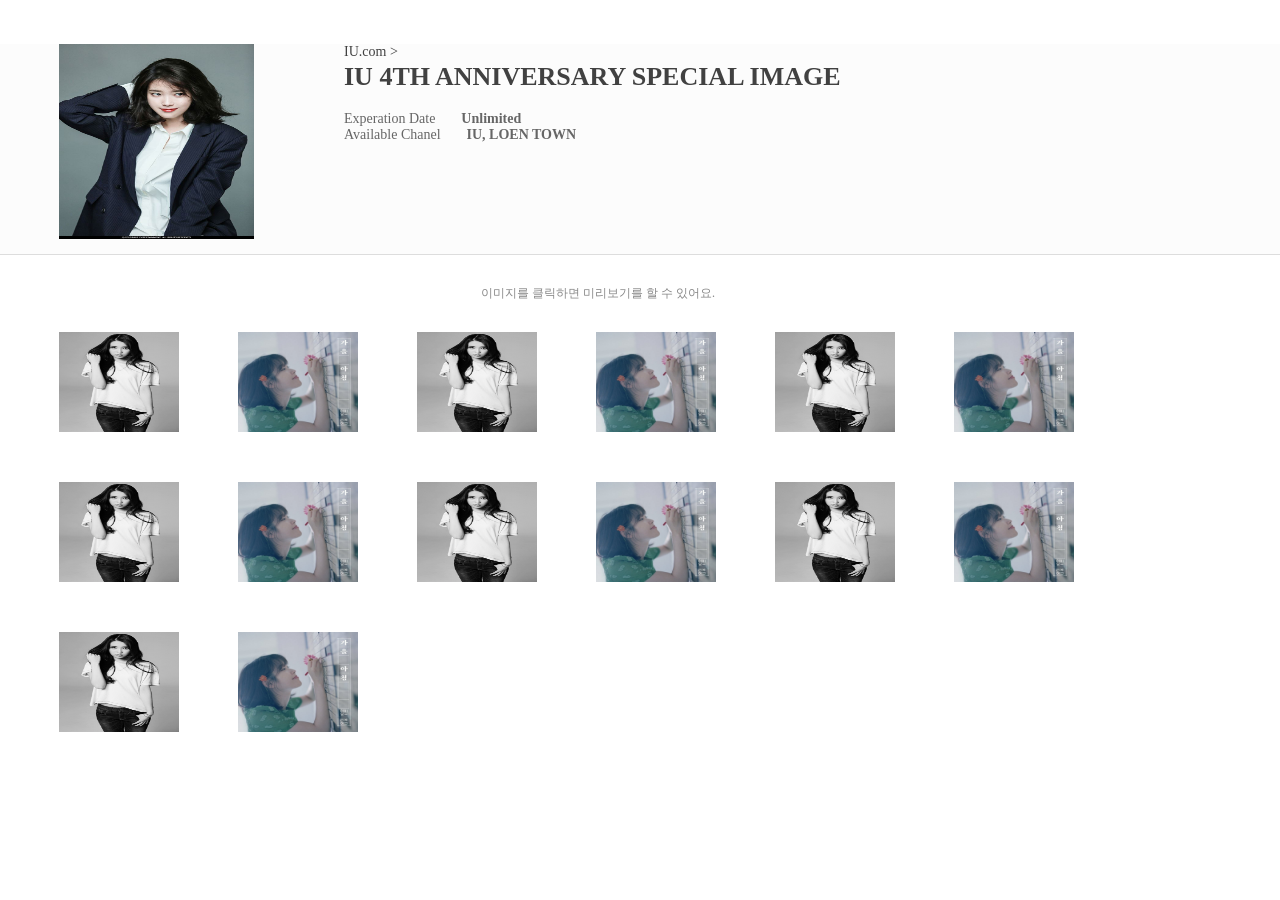
<file: day_02/ex2/float.html>
<!DOCTYPE html>
<html lang="ko">
<head>
    <meta charset="UTF-8">
    <title>float_2 practice</title>
    <link rel="stylesheet" href="float.css">
</head>
<body>
    <div class="wrap">
        <div class="header">
            <div class="wrapper">
                <div class="sec_left">
                    <a href="#" title="메인모델이동">
                        <img src="img/profile_main.jpg" width="195" height="195" alt="메인모델 이미지">
                    </a>
                </div>
                <div class="sec_right">
                    <a href="#" class="iu_link" title="IU페이지 이동">IU.com > </a>
                    <h1><a href="#" class="title_text" title="4주년페이지 이동">IU 4TH ANNIVERSARY SPECIAL IMAGE</a></h1>

                    <div class="detail_text">
                        <div class="group_text">
                            <span class="text_title">Experation Date</span>
                            <strong class="text_content">Unlimited</strong>
                        </div>
                        <div class="group_text">
                            <span class="text_title">Available Chanel</span>
                            <strong class="text_content">IU, LOEN TOWN</strong>
                        </div>
                    </div>
                </div>
            </div>
        </div>
        <div class="content">
            <div class="wrapper">
                <a href="#" class="pre_sticker" title="이미지 미리보기">이미지를 클릭하면 미리보기를 할 수 있어요.</a>
                <ul class="grid_1 grid">
                    <li><a href="#" title="모델1페이지이동"><img src="img/img_1.jpg" width="120" height="100" alt="모델이미지1_1"></a></li>
                    <li><a href="#" title="모델2페이지이동"><img src="img/img_2.jpg" width="120" height="100" alt="모델이미지1_2"></a></li>
                    <li><a href="#" title="모델1페이지이동"><img src="img/img_1.jpg" width="120" height="100" alt="모델이미지1_1"></a></li>
                    <li><a href="#" title="모델2페이지이동"><img src="img/img_2.jpg" width="120" height="100" alt="모델이미지1_2"></a></li>
                    <li><a href="#" title="모델1페이지이동"><img src="img/img_1.jpg" width="120" height="100" alt="모델이미지1_1"></a></li>
                    <li><a href="#" title="모델2페이지이동"><img src="img/img_2.jpg" width="120" height="100" alt="모델이미지1_2"></a></li>
                    <li><a href="#" title="모델1페이지이동"><img src="img/img_1.jpg" width="120" height="100" alt="모델이미지1_1"></a></li>
                    <li><a href="#" title="모델2페이지이동"><img src="img/img_2.jpg" width="120" height="100" alt="모델이미지1_2"></a></li>
                    <li><a href="#" title="모델1페이지이동"><img src="img/img_1.jpg" width="120" height="100" alt="모델이미지1_1"></a></li>
                    <li><a href="#" title="모델2페이지이동"><img src="img/img_2.jpg" width="120" height="100" alt="모델이미지1_2"></a></li>
                    <li><a href="#" title="모델1페이지이동"><img src="img/img_1.jpg" width="120" height="100" alt="모델이미지1_1"></a></li>
                    <li><a href="#" title="모델2페이지이동"><img src="img/img_2.jpg" width="120" height="100" alt="모델이미지1_2"></a></li>
                    <li><a href="#" title="모델1페이지이동"><img src="img/img_1.jpg" width="120" height="100" alt="모델이미지1_1"></a></li>
                    <li><a href="#" title="모델2페이지이동"><img src="img/img_2.jpg" width="120" height="100" alt="모델이미지1_2"></a></li>
                </ul>
            </div>
        </div>
    </div>
</body>
</html>
</file>
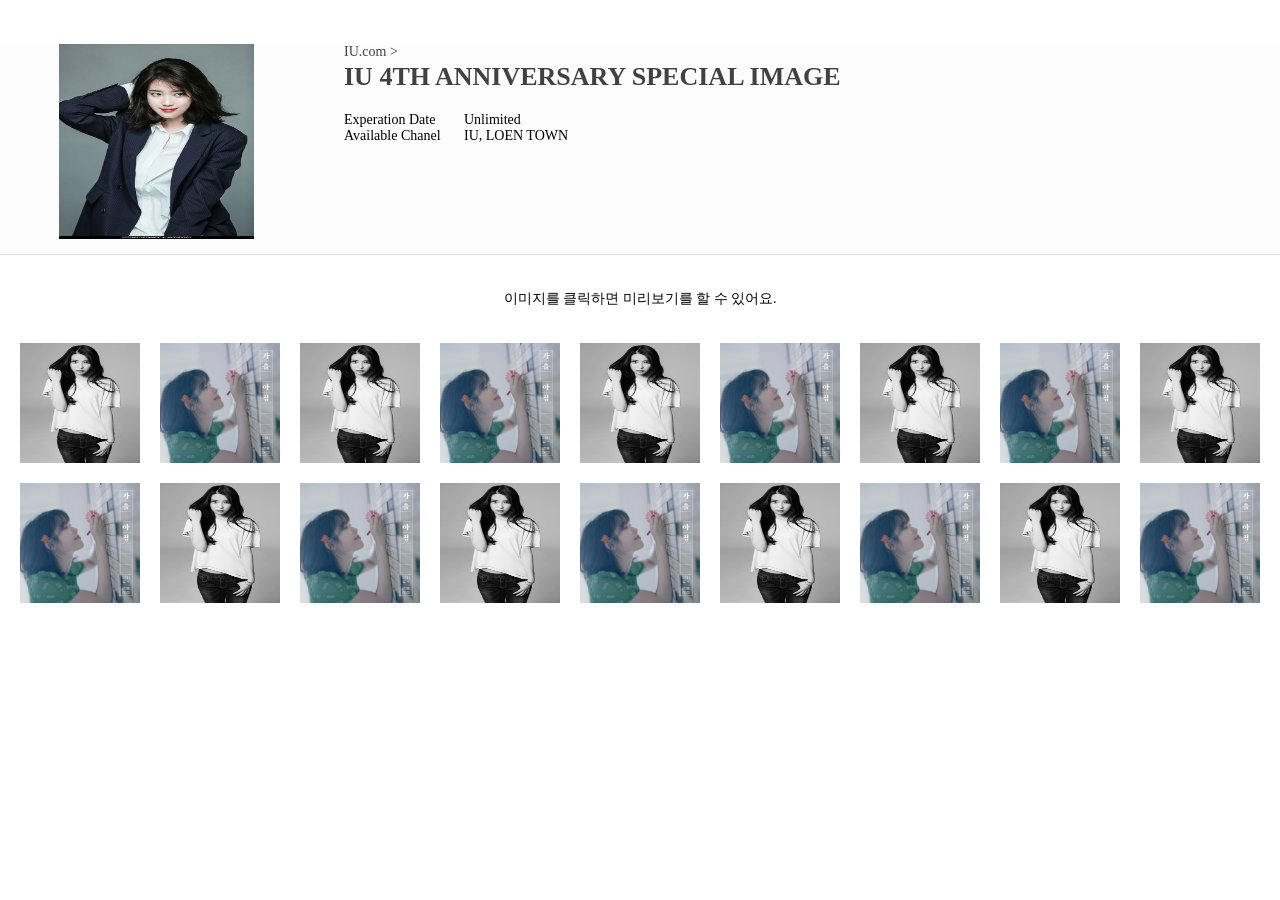
<file: day_02/promotion_iu/float.html>
<!DOCTYPE html>
<html lang="ko">
<head>
    <meta charset="UTF-8">
    <title>float_2 practice</title>
    <link rel="stylesheet" href="float.css">
</head>
<body>
    <div class="wrap">
        <div class="header">
            <div class="wrapper">
                <div class="sec_left">
                    <a href="#" title="메인모델이동">
                        <img src="img/profile_main.jpg" width="195" height="195" alt="메인모델 이미지">
                    </a>
                </div>
                <div class="sec_right">
                    <a href="#" class="iu_link" title="IU페이지 이동">IU.com > </a>
                    <h1><a href="#" class="title_text" title="4주년페이지 이동">IU 4TH ANNIVERSARY SPECIAL IMAGE</a></h1>
                    <div class="detail_text">
                        <div class="group_text">
                            <span class="text_title">Experation Date</span>
                            <em class="text_content">Unlimited</em>
                        </div>
                        <div class="group_text">
                            <span class="text_title">Available Chanel</span>
                            <em class="text_content">IU, LOEN TOWN</em>
                        </div>
                    </div>
                </div>
            </div>
        </div>
        <!-- <div class="content">
            <div class="link_area">
                <a href="#" class="link">이미지를 클릭하면 미리보기를 할 수 있어요.</a>
            </div>
            <ul class="grid">
                <li class="item">
                    <a href="#" title="아이유1번 갤러리 이동"><img src="img/img_1.jpg" alt="아이유 프로필 이미지" width="120" height="120"></a>
                </li>
                <li class="item">
                    <a href="#" title="아이유1번 갤러리 이동"><img src="img/img_2.jpg" alt="아이유 프로필 이미지" width="120" height="120"></a>
                </li>
            </ul>
        </div> -->
        <div class="content">
            <div class="link_area">
                <a href="#" class="link">이미지를 클릭하면 미리보기를 할 수 있어요.</a>
            </div>
            <div class="grid">
                <!-- 요소 하나하나 -->
                <div class="item">
                    <a href="#">
                        <img src="img/img_1.jpg" width="120" height="120" alt="아이유 갤러리 1번 사진">
                    </a>
                </div>
                <div class="item">
                    <a href="#">
                        <img src="img/img_2.jpg" width="120" height="120" alt="아이유 갤러리 1번 사진">
                    </a>
                </div>
                <div class="item">
                    <a href="#">
                        <img src="img/img_1.jpg" width="120" height="120" alt="아이유 갤러리 1번 사진">
                    </a>
                </div>
                <div class="item">
                    <a href="#">
                        <img src="img/img_2.jpg" width="120" height="120" alt="아이유 갤러리 1번 사진">
                    </a>
                </div>
                <div class="item">
                    <a href="#">
                        <img src="img/img_1.jpg" width="120" height="120" alt="아이유 갤러리 1번 사진">
                    </a>
                </div>
                <div class="item">
                    <a href="#">
                        <img src="img/img_2.jpg" width="120" height="120" alt="아이유 갤러리 1번 사진">
                    </a>
                </div>
                <div class="item">
                    <a href="#">
                        <img src="img/img_1.jpg" width="120" height="120" alt="아이유 갤러리 1번 사진">
                    </a>
                </div>
                <div class="item">
                    <a href="#">
                        <img src="img/img_2.jpg" width="120" height="120" alt="아이유 갤러리 1번 사진">
                    </a>
                </div>
                <div class="item">
                    <a href="#">
                        <img src="img/img_1.jpg" width="120" height="120" alt="아이유 갤러리 1번 사진">
                    </a>
                </div>
                <div class="item">
                    <a href="#">
                        <img src="img/img_2.jpg" width="120" height="120" alt="아이유 갤러리 1번 사진">
                    </a>
                </div>
                <div class="item">
                    <a href="#">
                        <img src="img/img_1.jpg" width="120" height="120" alt="아이유 갤러리 1번 사진">
                    </a>
                </div>
                <div class="item">
                    <a href="#">
                        <img src="img/img_2.jpg" width="120" height="120" alt="아이유 갤러리 1번 사진">
                    </a>
                </div>
                <div class="item">
                    <a href="#">
                        <img src="img/img_1.jpg" width="120" height="120" alt="아이유 갤러리 1번 사진">
                    </a>
                </div>
                <div class="item">
                    <a href="#">
                        <img src="img/img_2.jpg" width="120" height="120" alt="아이유 갤러리 1번 사진">
                    </a>
                </div>
                <div class="item">
                    <a href="#">
                        <img src="img/img_1.jpg" width="120" height="120" alt="아이유 갤러리 1번 사진">
                    </a>
                </div>
                <div class="item">
                    <a href="#">
                        <img src="img/img_2.jpg" width="120" height="120" alt="아이유 갤러리 1번 사진">
                    </a>
                </div>
                <div class="item">
                    <a href="#">
                        <img src="img/img_1.jpg" width="120" height="120" alt="아이유 갤러리 1번 사진">
                    </a>
                </div>
                <div class="item">
                    <a href="#">
                        <img src="img/img_2.jpg" width="120" height="120" alt="아이유 갤러리 1번 사진">
                    </a>
                </div>
            </div>
        </div>
    </div>
</body>
</html>
</file>
<file: day_05/style.css>
/* CSS 초기화 */

body, h1, h2, p, ul {
    margin: 0;
    padding: 0;
}

li {
    list-style: none;
}

img {
    vertical-align: top;
}

/* BOX MODEL */

body {
    background-image: url(images/bg.png);
}

.wrapper {
    width: 960px;
    margin: 60px auto;
    background-color: #fff;
}

.wrapper .list_beer {
    overflow: hidden;
}

.wrapper .list_beer .beer {
    float: left;
    width: 320px;

}

.list_beer .beer img {
    float: left;
}

.list_beer .beer.middle img {
    float: right;
}


.wrapper ul li .text {
    float: left;
    width: 150px;
    padding: 10px;
    font-size: 14px;
}

.text strong {
    display: block;
    margin-bottom: 30px;
    font-size: 50px;
    text-align: right;
    color: #ffce73;
}

.list_beer .beer.middle strong {
    text-align: left;
}

.text h2 {
    margin-bottom: 10px;
    color: orange;
    font-size: 26px;
    font-weight: bold;
}

.text span {
    color: #bbb;
    font-size: 11px;
    font-weight: 300;
}
</file>
<file: day_06/style.css>
/* CSS 초기화 */

body, h1, h2, h4, p, ul {
    margin: 0; padding:0;
}

a {
    color: #000;
    text-decoration: none;
}

li {
    list-style: none;
}

html, body {
    height: 100%;
}


/* CUSTOM CSS */
.wrapper {
    overflow: hidden;
    width: 960px;
    margin: 0 auto;
}

.section {
    padding: 30px 0;
    background-color: #fff;
}

/* header CSS */

.header {
    position: fixed;
    left: 0;
    right: 0;
    width: 100%;
    z-index: 9999;
    background-color: #000;
    opacity: 0.8;
}

.header .inner {
    overflow: hidden;
    width: 960px;
    margin: 0 auto;
    padding: 10px 0 30px;
}

.header .inner .logo {
    float: left;
    width: 170px;
    height: 25px;
    margin-top: 16px;
    background-image: url(images/logo_connect.png);
}

.header .inner .menu {
    overflow: hidden;
    float: right;
}

.header .inner .menu li {
    float: left;
}

.header .inner ul a {
    color: #999;
    font-size: 16px;
    display: block;
    height: 50px;
    line-height: 55px;
    padding: 0 10px;
    letter-spacing: 3px;
    text-shadow: 0 0 10px #222;
}

.header .inner ul a:hover {
    color: #fff;
}

/* cover CSS */

.cover {
    height: 900px;
    background-image: url(images/bg_cover.jpg);
    background-size: cover;
    background-position: center;
}

.cover .inner {
    position: absolute;
    top:50%;
    left: 50%;
    width: 800px;
    height: 280px;
    margin: -140px 0 0 -400px;
    text-align: center;
}

.cover .inner h1 {
    font-size: 100px;
    color: #ffe7d1;
    text-shadow: 5px 5px 5px #000;
}

.cover .inner h1 span {
    font-size: 0.5em;
    margin-top: 20px;
    display: block;
}

.cover .inner a {
    display: inline-block;
    padding: 15px 35px;
    margin-top: 80px;
    color: #fff;
    border: 2px solid #fff;
    border-radius: 8px;
    letter-spacing: 5px;
}

.cover .inner a:hover {
    color: #999;
    background-color: #fff;
}


/* section1 CSS */
.section .text_area {
    float: left;
    width: 650px
}
.section .img_logo {
    float: right;
}

.section h2 {
    color: #329e9e;
    font-size: 34px;
    margin-bottom: 40px;
}

.section strong {
    color: #329e9e;
}

.section #more {
    margin-top: 30px;
    color: #329e9e;
    display: block;
    width: 180px;
    height: 50px;
    text-align: center;
    border: 2px solid #329e9e;
    border-radius: 8px;
    line-height: 45px;
    background-color: #fff;

}

.section #more:hover {
    background-color: #329e9e;
    color: #fff;
}


/* section2 CSS */

.section.course {
    background-color: #329e9e;
    color: #fff;
}

.section.course h2 {
    color: #fff;
}

.row:after {
    content: "";
    display: block;
    clear: both;
}

.col {
    float: left;
    box-sizing: border-box;
    padding: 20px;
}

.col5 {
    width: 20%;
}

.section .box {
    padding: 40px 20px;
    border: 2px solid #fff;
    border-radius: 8px;
    text-align: center;
}

/* section3 CSS */

.col.col6 {
    width: 33.3333%;
}

.col .item {
    overflow: hidden;
    background-color: #efefef;
    border-radius: 5px;
    color: #329e9e;
}

.col .item img {
    opacity: 0.5;
    width: 100%;
}

.col .item h4 {
    padding: 10px 20px;
}

.col .item p {
    padding: 0 20px 20px;
}

/* footer CSS */

.footer {
    background-color: #333;
    color: #329e9e;
    background-image: url(images/footer-bg.png);
    background-repeat: no-repeat;
    background-position: cen;
}

.footer .wrapper {
    padding: 5px 30px;
}

.footer p {
    float: left;
    line-height: 50px;
}

.footer .sns {
    float: right;
    margin-top: 10px;
}

.footer .sns li {
    float: left;
}

.footer .sns li a {
    display: inline-block;
    width: 30px; height: 30px;
    color: #fff;
/*    background-color: #fff;*/
    margin-left: 5px;
    text-indent: -9999px;
    background-image: url(images/icon-sprite.png);
    background-repeat: no-repeat;
}

.footer .sns li:nth-child(2) a {
    background-position: -30px 0;
}

.footer .sns li:nth-child(3) a {
    background-position: -60px 0;
}
</file>
<file: day_02/ex1/style.css>
@charset "UTF-8";

/* .left {
    float: left;
    width: 300px;
    height: 100px;
    background-color: steelblue;
}

.right {
    float: left;
    width: 100px;
    height: 100px;
    background-color: #ccc;
}

.sample {
    float: left;
    width: 50px;
    height: 100px;
    background-color: violet;
} */

.span_left {
    float: left;
    width: 300px;
    height: 100px;
    background-color: #ccc;
}

.span_right {
    float: right;
    width: 100px;
    height: 100px;
    background-color: steelblue;
}
</file>
<file: day_02/ex3/style.css>
@charset "UTF-8";

/* css 초기화 */
a {
    color: #000;
    text-decoration: none;
    font-weight: normal;
}

em {
    font-style: normal;
}

h1, h2, h3, h4 {
    font-size: 14px;
    margin: 0;
    font-weight: 400;
}

/* 큰 레이아웃 */
.header {
    overflow: hidden;
    margin-top: 40px;
    margin-left: 30px;
    padding-bottom: 20px;
    border-bottom: 1px solid #ccc;
}

.link {
    height: 80px;
    background-color: #ccc;
}

.content {
    height: 600px;
    background-color: aquamarine;
}

/* 레이아웃 2단계 */

.area_thumbnail {
    float: left;
    width: 200px;
    height: 200px;
}

.area_detail {
    float: left;
    width: 500px;
    height: 200px;
    margin-left: 40px;
}

.link_url {
    font-size: 14px;
    color: #414141;
}

.title {
    margin-top: 15px;
}

.title a {
    font-size: 26px;
    font-weight: bold;
    color: #414141;
}

.text_detail {
    margin-top: 20px;
}

.group_text {
    overflow: hidden;
}

.group_text span {
    float: left;
    width: 110px;
    color: #666;
}

.group_text em {
    float: left;
    margin-left: 15px;
    color: #666;
    font-weight: bold;
}
</file>
<file: day_04/card.css>
@charset "UTF-8";

/* css초기화 */
body {
    margin: 0;
    background-image: url(images/bg.png);
}

ul, p {
    margin: 0;
    padding: 0;
}

li {
    list-style: none;
}

a {
    color: #000;
    text-decoration: none;
}

em {
    font-style: normal;
}

/* 스타일링 */
.wrapper {
    overflow: hidden;
    width: 700px;
    height: 353px;
    margin: 60px auto 0;
    background-color: #fff;
}

.wrapper .sidebar {
    float: left;
    width: 150px;
    height: 100%;
    background-color: #333;
}

.wrapper .contents {
    float: left;
    width: 550px;
    height: 100%;
    background-color: #ddd;
}

.sidebar .profile {
    text-align: center;
}

.sidebar .profile img {
    margin-top: 20px;
    border: 2px solid #fff;
    border-radius: 50%;
}

.sidebar .gnb {
    margin-top: 20px;
}

.sidebar .gnb li a {
    display: block;
    padding: 8px 0 8px 8px;
    border-left: 4px solid #333;
    color: #999;
    background-color: #222;
    font-weight: 700;
}

.sidebar .gnb li a:hover {
    color: steelblue;
    border-left: 4px solid steelblue;
}

.contents .text_area {
    padding: 40px;
}

.contents .text_area em {
    font-size: 24px;
    font-weight: 700;
    color: steelblue;
}

.contents .text_area p {
    margin-top: 20px;
    color: #555;
}

.list_icon {
    overflow: hidden;
    margin-top: 20px;
}

.list_icon li {
    float: left;
    width: 50px;
    height: 50px;
    margin-right: 5px;
    background-color: #ccc;
    border-radius: 50%;
}

.list_icon li a {
    display: block;
    height: 100%;
}

.list_icon li.icon_view {
    background-image: url(images/icon_view.png);
    background-repeat: no-repeat;
    background-position: center;
}

.list_icon li.icon_like {
    background-image: url(images/icon_like.png);
    background-repeat: no-repeat;
    background-position: center;
}

.list_icon li.icon_share {
    background-image: url(images/icon_share.png);
    background-repeat: no-repeat;
    background-position: center;
}
</file>
<file: day_05/beer.css>
@charset "UTF-8";

/* css 초기화 */
body, ul, h1, h2, h3, p {
    margin: 0;
    padding: 0;
}

ul {
    list-style-type: none;
}




/* 스타일링 */
body {
    background-image: url(images/bg.png);
}

.wrapper {
    width: 960px;
    background-color: #fff;
    margin: 60px auto 60px;
}

.beer_list {
    overflow: hidden;
}


.beer_list .item {
    overflow: hidden;
    float: left;
    width: 320px;
    margin-top: 40px;
}

.beer_list .item:nth-child(1) {
    margin-top: 0;
}

.beer_list .item:nth-child(2) {
    margin-top: 0;
}

.beer_list .item:nth-child(3) {
    margin-top: 0;
}

.beer_list .item .img_beer {
    float: left;
    background-color: steelblue;
}

.beer_list .item.middle .img_beer {
    float: right;
}

.beer_list .item .area_text {
    float: left;
    /* 계산 했을 때 */
    width: 150px;
    padding: 10px;
    /* box-sizing */
    /* box-sizing: border-box;
    width: 170px;
    padding: 10px; */
}

.beer_list .item .area_text .index {
    display: block;
    margin-bottom: 20px;
    font-size: 50px;
    color: #ffce73;
    text-align: right;
    transition: all 0.5s;
}

.beer_list .item .area_text .index:hover {
    opacity: 0.4;
    font-size: 55px;
    color: steelblue;
}

.beer_list .item .area_text .name {
    font-size: 26px;
    color: orange;
    margin-bottom: 10px;
}

.beer_list .item .area_text .sub_name {
    font-size: 11px;
    color: #bbb;
}
</file>
<file: day_05/beerList.css>
@charset "UTF-8";

/* css 초기화 */
body, h1, h2, h3, p, ul {
    margin: 0;
    padding: 0;
}

ul {
    list-style-type: none;
}

/* styling */

body {
    background-image: url(images/bg.png);
}

.wrapper {
    width: 960px;
    margin: 60px auto;
    background-color: #fff;
}

.beer_list {
    overflow: hidden;
}

.beer_list .item {
    overflow: hidden;
    float: left;
    width: 320px;
}


.beer_list .item.middle .img_beer {
    float: right;
}

.beer_list .item .img_beer {
    float: left;
}

.beer_list .item .area_text {
    float: left;
    /* 1번 border-box 사용 */
    /* box-sizing: border-box;
    width: 170px;
    padding: 10px; */

    /* 2번 직접 계산 */
    width: 150px;
    padding: 10px;
}

/* 호버 되기 전 */
.beer_list .item .area_text .index {
    display: block;
    font-size: 50px;
    color: orange;
    text-align: right;
    margin-bottom: 20px;
    transition: all 0.5s;
    transition-timing-function: ease-in-out;
}

/* 호버 된 후 */
.beer_list .item .area_text .index:hover {
    color: steelblue;
    font-size: 60px;
    opacity: 0.4;
}

.beer_list .item .area_text .name {
    font-size: 26px;
    color: orange;
    font-weight: bold;
    margin-bottom: 20px;
}

.beer_list .item .area_text .sub_name {
    font-size: 11px;
    color: #ddd;
    font-weight: 300;
}
</file>
<file: day_06/home.css>
@charset "UTF-8";

/* css초기화 */
html, body, h1, h2, h3, h4, p, ul {
    margin: 0;
    padding: 0;
}

ul {
    list-style-type: none;
}

a {
    color: #000;
    text-decoration: none;
}

em {
    font-style: normal;
}

/* css 스타일 */

.header {
    overflow: hidden;
    background-color: #000;
    opacity: 0.8;
}

.header .inner {
    overflow: hidden;
    width: 960px;
    margin: 0 auto;
    padding: 20px 0;
}

.header .logo_connect {
    float: left;

}

.header .logo_connect .img_logo {
    display: block;
    width: 170px;
    height: 25px;
    background-image: url(images/logo_connect.png);
}

.header .logo_connect .img_logo:hover {
    background-position: 0 -30px;
}

.header .navigation {
    overflow: hidden;
    float: right;
}

.header .navigation .item {
    float: left;
    margin-right: 15px;
}

.header .navigation .item .link {
    font-size: 16px;
    color: #888;
}

.header .navigation .item .link:hover {
    color: #fff;
}

.cover {
    height: 900px;
    background-image: url(images/bg_cover.jpg);
    background-size: cover;
    background-position: center;
    text-align: center;
}

.cover .title {
    padding-top: 220px;
    margin-bottom: 80px;
    font-size: 100px;
    color: #ffe7d1;
    text-shadow: 5px 5px 5px #000;
}

.cover .title span {
    font-size: 50px;
}

.cover .button_course {
    border: 1px solid #fff;
    border-radius: 8px;
    color: #fff;
    padding: 15px 35px;
    letter-spacing: 5px;
}

.cover .button_course:hover {
    background-color: #fff;
    color: #888;
}

.section .area_text {
    float: left;
    width: 690px;
}

.section .area_text .title {
    color: #329e9e;
    font-size: 34px;
}

.section .area_text .description {
    margin-top: 40px;
    margin-bottom: 50px;
}

.section .area_text .button_more {
    border: 1px solid #329e9e;
    border-radius: 6px;
    padding: 15px 35px;
    color: #329e9e;
}

.section .area_text .description em {
    color: #329e9e;
    font-weight: bold;
}

.section .area_img {
    float: right;
    width: 220px;
    height: 220px;
    background-image: url(images/about2.png);
}

.section.about {
    overflow: hidden;
    padding: 30px 0;
}

.section .inner {
    width: 960px;
    margin: 0 auto;

}




/*  */
</file>
<file: day_01/ex2/pantone.css>
@charset "UTF-8";

.title {
    font-size: 24px;
    margin-bottom: 20px;
    color: #222;
    text-decoration: underline;
}

.grouo_colors {
    margin-top: 20px;
}

.year_title {
    margin-bottom: 8px;
    color: #444;
    font-size:20px;
}

.card {
    width: 150px;
    margin-bottom:10px;
    background-color:#fefefe;
    filter: drop-shadow(rgb(102, 102, 102) 0px 0px 5px);
}

.color_area {
    width: 150px;
    height: 150px;

}

.color_detail div {
    font-size: 12px;
    font-weight: bold;
}

.color_detail span {
    font-size: 11px;
    color: #333;
}
</file>
<file: day_01/ex3/pantone.css>
@charset "UTF-8";

.title {
    font-size: 24px;
    margin-bottom: 20px;
    color: #222;
    text-decoration: underline;
}

.wrap_group_colors {
    overflow: hidden;
}

.group_colors {
    float: left;
    margin-top: 20px;
    margin-right: 15px;
}

.year_title {
    margin-bottom: 8px;
    color: #444;
    font-size:20px;
}

.card {
    width: 170px;
    margin-bottom:10px;
    background-color:#fefefe;
    filter: drop-shadow(rgb(102, 102, 102) 0px 0px 5px);
}

.color_area {

    height: 150px;

}

.color_detail div {
    font-size: 12px;
    font-weight: bold;
}

.color_detail span {
    font-size: 11px;
    color: #333;
}
</file>
<file: day_02/ex2/pantone.css>
@charset "UTF-8";

.title {
    font-size: 24px;
    margin-bottom: 20px;
    color: #222;
    text-decoration: underline;
}

.group_ranking {
    margin-top: 20px;
}

li {
    list-style-type: none;
    font-size: 14px;
    color: steelblue;
}

.wrap_group_colors {
    overflow: hidden;
}

.group_colors {
    float: left;
    margin-top: 20px;
    margin-right: 15px;
}

.year_title {
    margin-bottom: 8px;
    color: #444;
    font-size:20px;
}

.card {
    width: 170px;
    margin-bottom:10px;
    background-color:#fefefe;
    filter: drop-shadow(rgb(102, 102, 102) 0px 0px 5px);
}

.color_area {

    height: 150px;

}

.color_detail div {
    font-size: 12px;
    font-weight: bold;
}

.color_detail span {
    font-size: 11px;
    color: #333;
}
</file>
<file: day_02/ex2/float.css>
@charset "UTF-8";

/* CSS RESET */

body, h1, h2, h3, p, ul {
    margin: 0; padding: 0;
}

ul {
    list-style: none;
}

a {
    color: #000;
    text-decoration: none;
}

img {
    vertical-align: top;
    border: 0;
}

body {
    background-color: #fff;
    font-size: 14px;
    font-weight: normal;
}


/* box model */
.wrapper {
    overflow: hidden;
    width: 1196px;
}

/* header css */
.header {
    height: 210px;
    margin: 44px auto 0;
    background-color: #fcfcfc;
    border-bottom: 1px solid #ddd;
}

.header .sec_left{
    float: left;
    width: 195px;
    margin-left: 59px;
}

.header .sec_right {
    float: left;
    width: 500px;
    margin-left: 90px;
}

.sec_right .iu_link {
    font-size: 14px;
    color: #414141;
    font-weight: normal;
    margin-bottom: 10px;
}

.sec_right .title_text {
    font-size: 26px;
    font-weight: bold;
    color: #414141;
}

.sec_right .detail_text {
    margin-top: 19px
}

.sec_right .detail_text .group_text {
    overflow: hidden;
    color: #666666;
}

.sec_right .detail_text .text_title {
    float: left;
}

.sec_right .detail_text .text_content {
    float: left;
    margin-left: 26px;
}


/* content css */

.content .pre_sticker {
    display: block;
    text-align: center;
    margin: 30px 0;
    font-size: 12px;
    color: #888888;
}

/* content grid layout */

.content .grid:after {
    display: block;
    content: "";
    clear: both;
}

.content .grid li {
    float: left;
    margin-left: 59px;
    margin-bottom: 50px;
}
</file>
<file: day_02/promotion_iu/float.css>
@charset "UTF-8";

/* CSS RESET */

body, h1, h2, h3, p, ul {
    margin: 0; padding: 0;
}

ul {
    list-style: none;
}

a {
    color: #000;
    text-decoration: none;
}

img {
    vertical-align: top;
    border: 0;
}

body {
    background-color: #fff;
    font-size: 14px;
    font-weight: normal;
}

em {
    font-style: normal;
}



/* box model */
.wrapper {
    overflow: hidden;
    width: 1196px;
}

/* header css */
.header {
    height: 210px;
    margin: 44px auto 0;
    background-color: #fcfcfc;
    border-bottom: 1px solid #ddd;
}

.header .sec_left{
    float: left;
    width: 195px;
    margin-left: 59px;
}

.header .sec_right {
    float: left;
    width: 500px;
    margin-left: 90px;
}

.sec_right .iu_link {
    font-size: 14px;
    color: #414141;
    font-weight: normal;
    margin-bottom: 10px;
}

.sec_right .title_text {
    font-size: 26px;
    font-weight: bold;
    color: #414141;
}

/* .sec_right .detail_text {
    margin-top: 19px
}

.sec_right .detail_text .group_text {
    overflow: hidden;
    color: #666666;
}

.sec_right .detail_text .text_title {
    float: left;
}

.sec_right .detail_text .text_content {
    float: left;
    margin-left: 26px;
} */

.detail_text {
    margin-top: 20px;
}

.detail_text .group_text {
    overflow: hidden;
}

.detail_text .text_title {
    float: left;
    width: 120px;
}

.detail_text .text_content {
    float: left;
}


/* content css */

/* .content .pre_sticker {
    display: block;
    text-align: center;
    margin: 30px 0;
    font-size: 12px;
    color: #888888;
} */

/* content grid layout */

/* .content .grid:after {
    display: block;
    content: "";
    clear: both;
}

.content .grid li {
    float: left;
    margin-left: 59px;
    margin-bottom: 50px;
} */


.content .link_area {
    text-align: center;

}

.content .link_area .link {
    display: block;
    padding: 35px 0;
}

/* .grid {
    overflow: hidden;
}

.grid .item {
    float: left;
    width: 120px;
    height: 120px;
    margin: 0 0 15px 15px;
}

.content .link_area {
    text-align: center;
}

.content .link_area .link {
    display: block;
    padding: 20px 0;
} */

.grid {
    /* overflow: hidden; */
    font-size: 0;
}

.grid .item {
    /* float: left; */
    display: inline-block;
    width: 120px;
    height: 120px;
    margin: 0 0 20px 20px;
}
</file>
